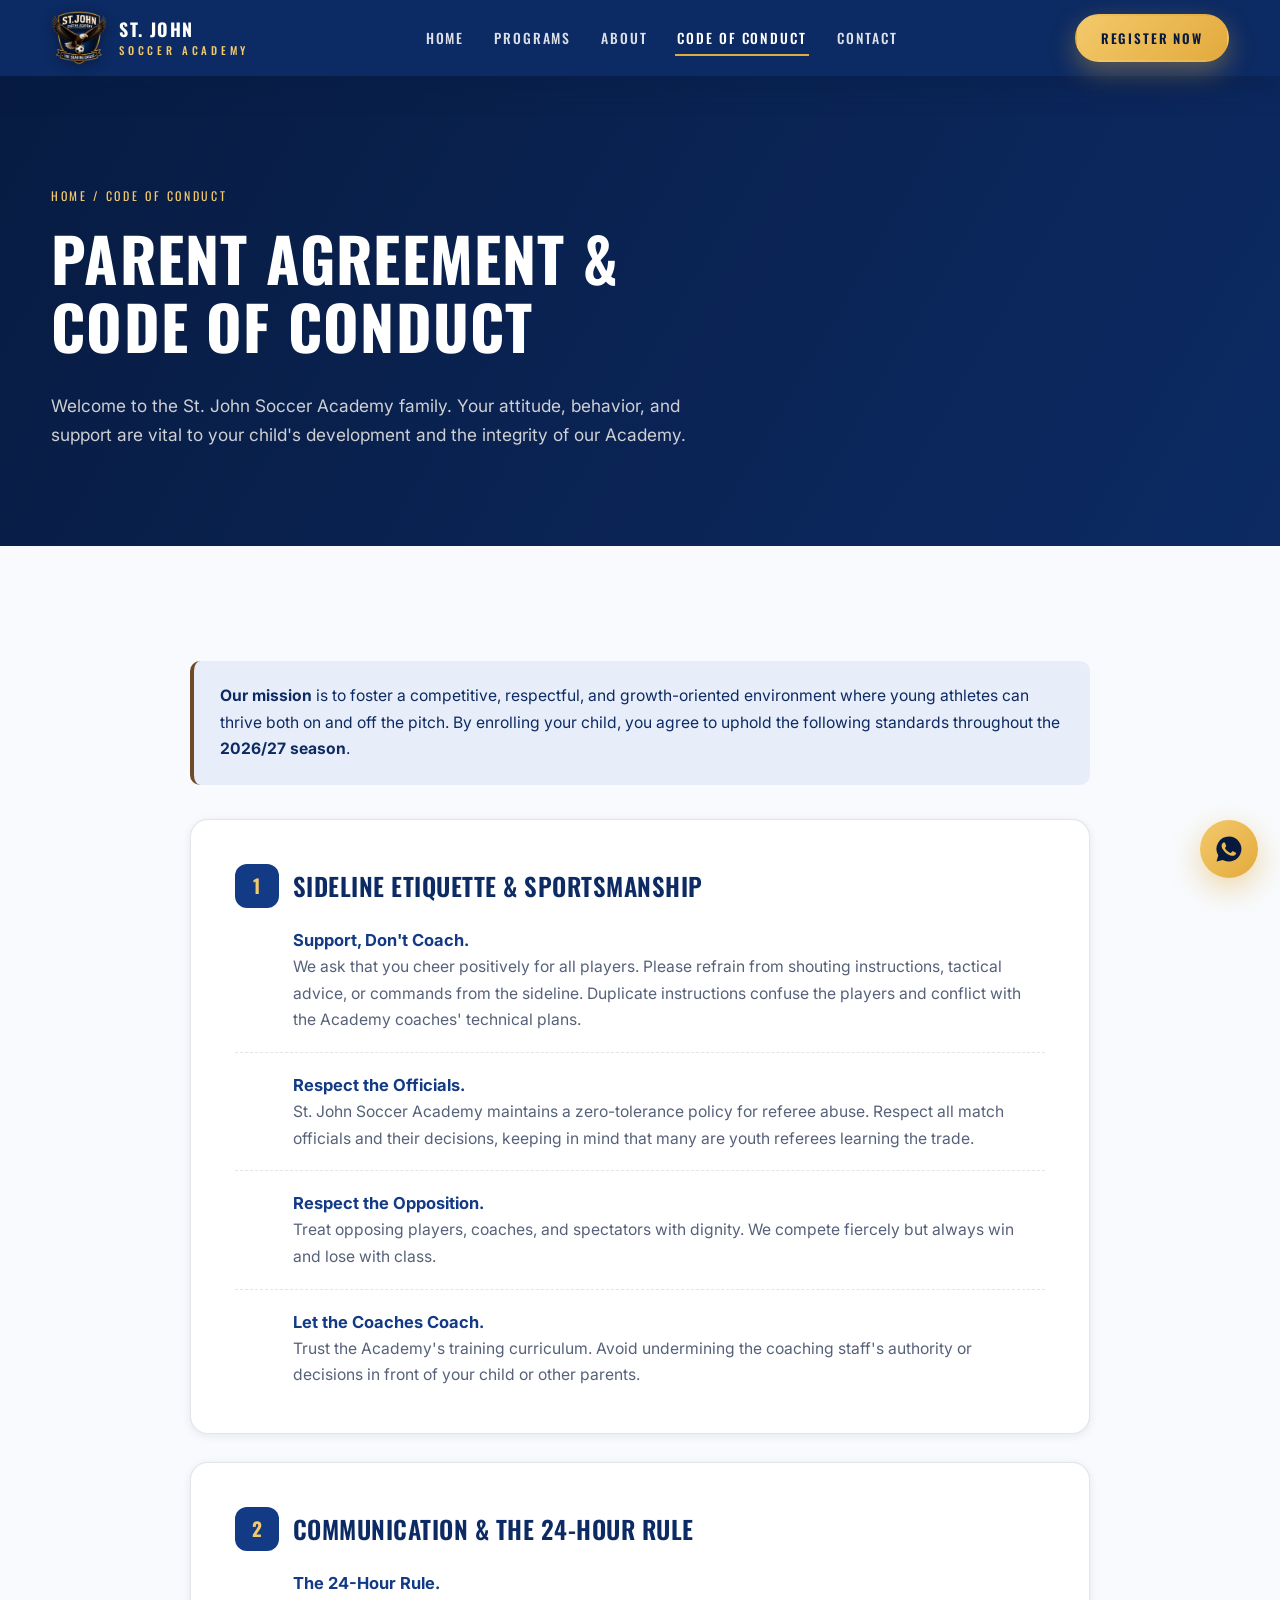
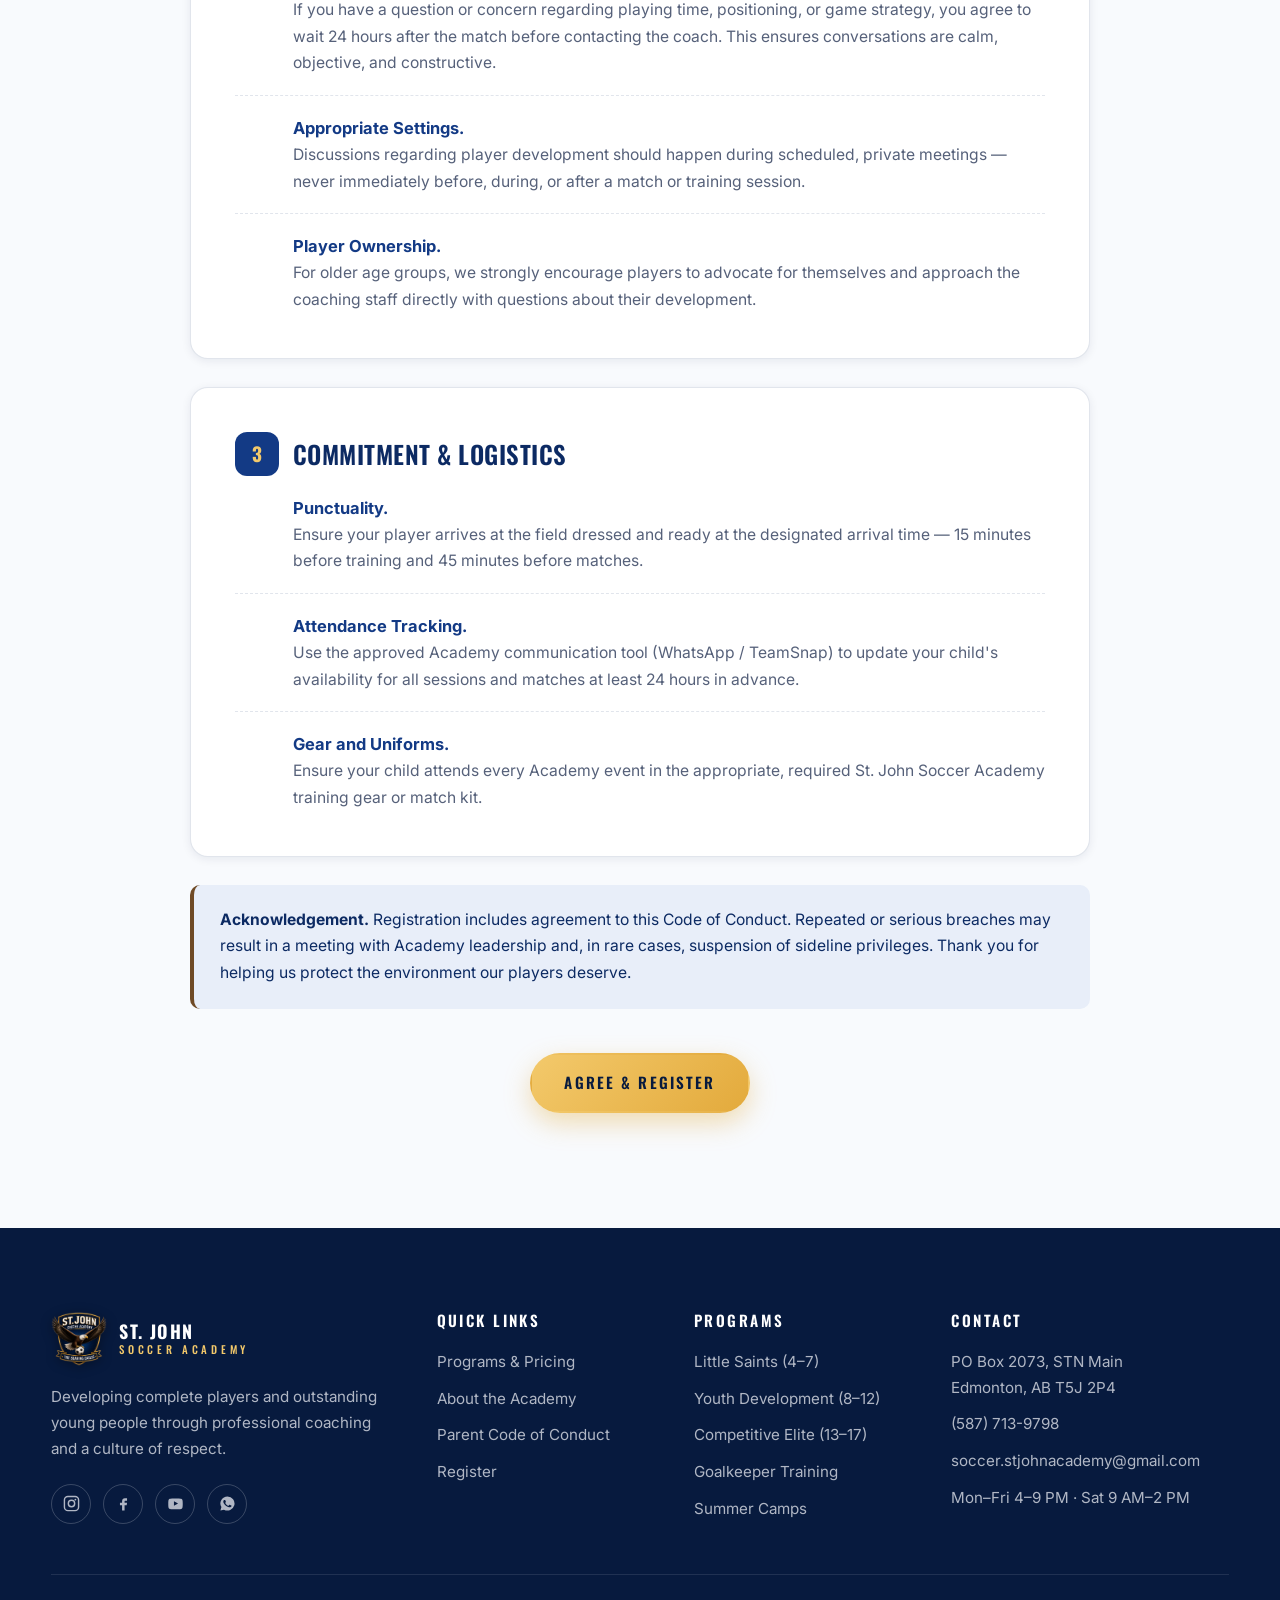
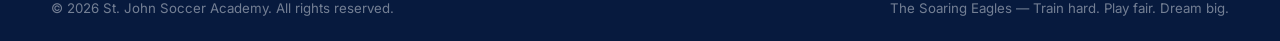
<file: code-of-conduct.html>
<!DOCTYPE html>
<html lang="en">
<head>
  <meta charset="UTF-8">
  <meta name="viewport" content="width=device-width, initial-scale=1.0">
  <meta name="color-scheme" content="light">
  <title>Parent Agreement &amp; Code of Conduct | St. John Soccer Academy</title>
  <meta name="description" content="The St. John Soccer Academy Parent Agreement & Code of Conduct: sideline etiquette, the 24-hour rule, communication standards, and commitment expectations.">
  <link rel="preconnect" href="https://fonts.googleapis.com">
  <link rel="preconnect" href="https://fonts.gstatic.com" crossorigin>
  <link href="https://fonts.googleapis.com/css2?family=Oswald:wght@400;500;600;700&family=Inter:wght@400;500;600;700&display=swap" rel="stylesheet">
  <link rel="stylesheet" href="css/style.css?v=12">
  <link rel="icon" type="image/png" href="images/favicon.png">
</head>
<body>

  <header class="nav nav--inner">
    <div class="container">
      <a class="brand" href="index.html">
        <img class="crest" src="images/logo-nav.png" alt="St. John Soccer Academy crest">
        <span class="brand-name"><strong>St. John</strong><span>Soccer Academy</span></span>
      </a>
      <nav>
        <ul class="nav-links">
          <li><a href="index.html">Home</a></li>
          <li><a href="programs.html">Programs</a></li>
          <li><a href="about.html">About</a></li>
          <li><a href="code-of-conduct.html" class="active">Code of Conduct</a></li>
          <li><a href="contact.html">Contact</a></li>
        </ul>
      </nav>
      <div class="nav-cta">
        <a href="programs.html#register" class="btn btn--gold">Register Now</a>
        <button class="nav-toggle" aria-label="Menu"><span></span><span></span><span></span></button>
      </div>
    </div>
  </header>

  <section class="page-hero" style="--page-hero-img: url('https://images.unsplash.com/photo-1459865264687-595d652de67e?auto=format&fit=crop&w=1800&q=70');">
    <div class="container">
      <div class="crumbs"><a href="index.html">Home</a> / Code of Conduct</div>
      <h1>Parent Agreement &amp;<br>Code of Conduct</h1>
      <p>Welcome to the St. John Soccer Academy family. Your attitude, behavior, and support are vital to your child's development and the integrity of our Academy.</p>
    </div>
  </section>

  <section class="section">
    <div class="container" style="max-width: 900px;">

      <div class="note-box reveal" style="margin-bottom: 34px;">
        <strong>Our mission</strong> is to foster a competitive, respectful, and growth-oriented environment where young athletes can thrive both on and off the pitch. By enrolling your child, you agree to uphold the following standards throughout the <strong>2026/27 season</strong>.
      </div>

      <div class="conduct-card reveal">
        <h3><span class="conduct-num">1</span>Sideline Etiquette &amp; Sportsmanship</h3>
        <div class="rule">
          <strong>Support, Don't Coach.</strong>
          <p>We ask that you cheer positively for all players. Please refrain from shouting instructions, tactical advice, or commands from the sideline. Duplicate instructions confuse the players and conflict with the Academy coaches' technical plans.</p>
        </div>
        <div class="rule">
          <strong>Respect the Officials.</strong>
          <p>St. John Soccer Academy maintains a zero-tolerance policy for referee abuse. Respect all match officials and their decisions, keeping in mind that many are youth referees learning the trade.</p>
        </div>
        <div class="rule">
          <strong>Respect the Opposition.</strong>
          <p>Treat opposing players, coaches, and spectators with dignity. We compete fiercely but always win and lose with class.</p>
        </div>
        <div class="rule">
          <strong>Let the Coaches Coach.</strong>
          <p>Trust the Academy's training curriculum. Avoid undermining the coaching staff's authority or decisions in front of your child or other parents.</p>
        </div>
      </div>

      <div class="conduct-card reveal">
        <h3><span class="conduct-num">2</span>Communication &amp; The 24-Hour Rule</h3>
        <div class="rule">
          <strong>The 24-Hour Rule.</strong>
          <p>If you have a question or concern regarding playing time, positioning, or game strategy, you agree to wait 24 hours after the match before contacting the coach. This ensures conversations are calm, objective, and constructive.</p>
        </div>
        <div class="rule">
          <strong>Appropriate Settings.</strong>
          <p>Discussions regarding player development should happen during scheduled, private meetings — never immediately before, during, or after a match or training session.</p>
        </div>
        <div class="rule">
          <strong>Player Ownership.</strong>
          <p>For older age groups, we strongly encourage players to advocate for themselves and approach the coaching staff directly with questions about their development.</p>
        </div>
      </div>

      <div class="conduct-card reveal">
        <h3><span class="conduct-num">3</span>Commitment &amp; Logistics</h3>
        <div class="rule">
          <strong>Punctuality.</strong>
          <p>Ensure your player arrives at the field dressed and ready at the designated arrival time — 15 minutes before training and 45 minutes before matches.</p>
        </div>
        <div class="rule">
          <strong>Attendance Tracking.</strong>
          <p>Use the approved Academy communication tool (WhatsApp / TeamSnap) to update your child's availability for all sessions and matches at least 24 hours in advance.</p>
        </div>
        <div class="rule">
          <strong>Gear and Uniforms.</strong>
          <p>Ensure your child attends every Academy event in the appropriate, required St. John Soccer Academy training gear or match kit.</p>
        </div>
      </div>

      <div class="note-box reveal">
        <strong>Acknowledgement.</strong> Registration includes agreement to this Code of Conduct. Repeated or serious breaches may result in a meeting with Academy leadership and, in rare cases, suspension of sideline privileges. Thank you for helping us protect the environment our players deserve.
      </div>

      <div class="reveal" style="text-align:center; margin-top: 44px;">
        <a href="programs.html#register" class="btn btn--gold">Agree &amp; Register</a>
      </div>

    </div>
  </section>

  <footer class="footer">
    <div class="container">
      <div class="footer-grid">
        <div>
          <a class="brand" href="index.html">
            <img class="crest" src="images/logo-nav.png" alt="St. John Soccer Academy crest">
            <span class="brand-name"><strong>St. John</strong><span>Soccer Academy</span></span>
          </a>
          <p>Developing complete players and outstanding young people through professional coaching and a culture of respect.</p>
          <div class="footer-social">
            <a href="#" aria-label="Instagram"><svg viewBox="0 0 24 24" fill="none" stroke="currentColor" stroke-width="2"><rect x="2" y="2" width="20" height="20" rx="5"/><circle cx="12" cy="12" r="4.5"/><circle cx="17.5" cy="6.5" r="1.3" fill="currentColor" stroke="none"/></svg></a>
            <a href="#" aria-label="Facebook"><svg viewBox="0 0 24 24" fill="currentColor"><path d="M14 8h3V4.5h-3c-2.5 0-4 1.7-4 4.2V11H7v3.5h3V22h3.5v-7.5h3l.5-3.5h-3.5V8.9c0-.6.3-.9.5-.9Z"/></svg></a>
            <a href="#" aria-label="YouTube"><svg viewBox="0 0 24 24" fill="currentColor"><path d="M22 8.2s-.2-1.5-.8-2.1c-.8-.9-1.7-.9-2.1-.9C16.2 5 12 5 12 5s-4.2 0-7.1.2c-.4.1-1.3.1-2.1.9C2.2 6.7 2 8.2 2 8.2S1.8 10 1.8 11.8v1.6c0 1.8.2 3.6.2 3.6s.2 1.5.8 2.1c.8.9 1.9.8 2.4.9 1.7.2 6.8.2 6.8.2s4.2 0 7.1-.2c.4-.1 1.3-.1 2.1-.9.6-.6.8-2.1.8-2.1s.2-1.8.2-3.6v-1.6c0-1.8-.2-3.6-.2-3.6ZM9.8 15.3V8.9l5.8 3.2-5.8 3.2Z"/></svg></a>
            <a href="https://wa.me/15877139798" aria-label="WhatsApp"><svg viewBox="0 0 24 24" fill="currentColor"><path d="M12 2a10 10 0 0 0-8.6 15.1L2 22l5-1.3A10 10 0 1 0 12 2Zm5.3 14.1c-.2.6-1.3 1.2-1.8 1.3-.5 0-1 .2-3.4-.7-2.9-1.1-4.7-4.1-4.9-4.3-.1-.2-1.1-1.5-1.1-2.9s.7-2 1-2.3c.2-.3.5-.3.7-.3h.5c.2 0 .4 0 .6.5l.8 2c.1.1.1.3 0 .5l-.3.5-.4.5c-.1.1-.3.3-.1.6.2.3.8 1.3 1.7 2.1 1.2 1 2.1 1.4 2.4 1.5.3.1.5.1.6-.1l1-1.1c.2-.3.4-.2.6-.1l2 .9c.2.1.4.2.5.3 0 .1 0 .6-.2 1.1Z"/></svg></a>
          </div>
        </div>
        <div>
          <h4>Quick Links</h4>
          <ul>
            <li><a href="programs.html">Programs &amp; Pricing</a></li>
            <li><a href="about.html">About the Academy</a></li>
            <li><a href="code-of-conduct.html">Parent Code of Conduct</a></li>
              <li><a href="programs.html#register">Register</a></li>
          </ul>
        </div>
        <div>
          <h4>Programs</h4>
          <ul>
            <li><a href="programs.html">Little Saints (4–7)</a></li>
            <li><a href="programs.html">Youth Development (8–12)</a></li>
            <li><a href="programs.html">Competitive Elite (13–17)</a></li>
            <li><a href="programs.html">Goalkeeper Training</a></li>
            <li><a href="programs.html">Summer Camps</a></li>
          </ul>
        </div>
        <div>
          <h4>Contact</h4>
          <ul>
            <li>PO Box 2073, STN Main<br>Edmonton, AB T5J 2P4</li>
            <li><a href="tel:+15877139798">(587) 713-9798</a></li>
            <li><a href="mailto:soccer.stjohnacademy@gmail.com">soccer.stjohnacademy@gmail.com</a></li>
            <li>Mon–Fri 4–9 PM · Sat 9 AM–2 PM</li>
          </ul>
        </div>
      </div>
      <div class="footer-bottom">
        <span>© <span id="year">2026</span> St. John Soccer Academy. All rights reserved.</span>
        <span>The Soaring Eagles — Train hard. Play fair. Dream big.</span>
      </div>
    </div>
  </footer>

  <a class="wa-float" href="https://wa.me/15877139798" aria-label="Chat on WhatsApp">
    <svg viewBox="0 0 24 24" fill="currentColor"><path d="M12 2a10 10 0 0 0-8.6 15.1L2 22l5-1.3A10 10 0 1 0 12 2Zm5.3 14.1c-.2.6-1.3 1.2-1.8 1.3-.5 0-1 .2-3.4-.7-2.9-1.1-4.7-4.1-4.9-4.3-.1-.2-1.1-1.5-1.1-2.9s.7-2 1-2.3c.2-.3.5-.3.7-.3h.5c.2 0 .4 0 .6.5l.8 2c.1.1.1.3 0 .5l-.3.5-.4.5c-.1.1-.3.3-.1.6.2.3.8 1.3 1.7 2.1 1.2 1 2.1 1.4 2.4 1.5.3.1.5.1.6-.1l1-1.1c.2-.3.4-.2.6-.1l2 .9c.2.1.4.2.5.3 0 .1 0 .6-.2 1.1Z"/></svg>
  </a>

  <script src="js/main.js"></script>
</body>
</html>
</file>
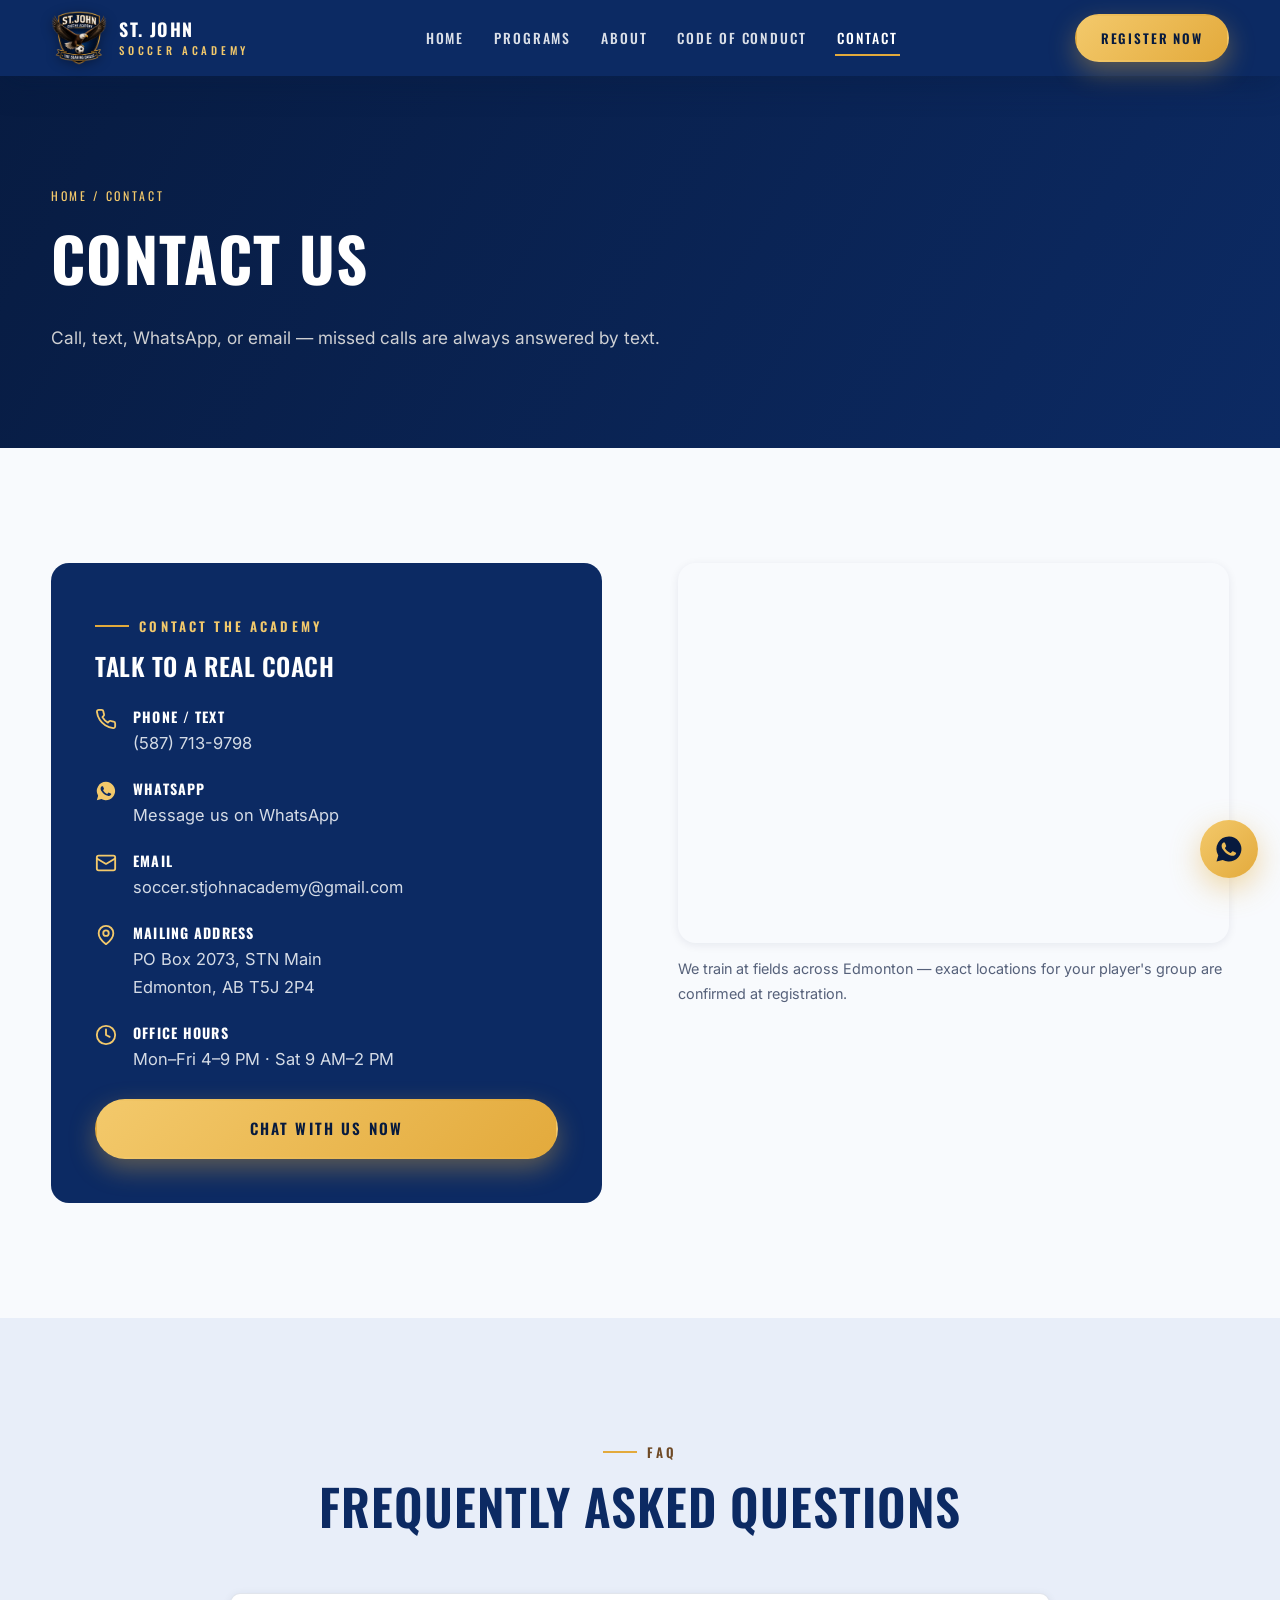
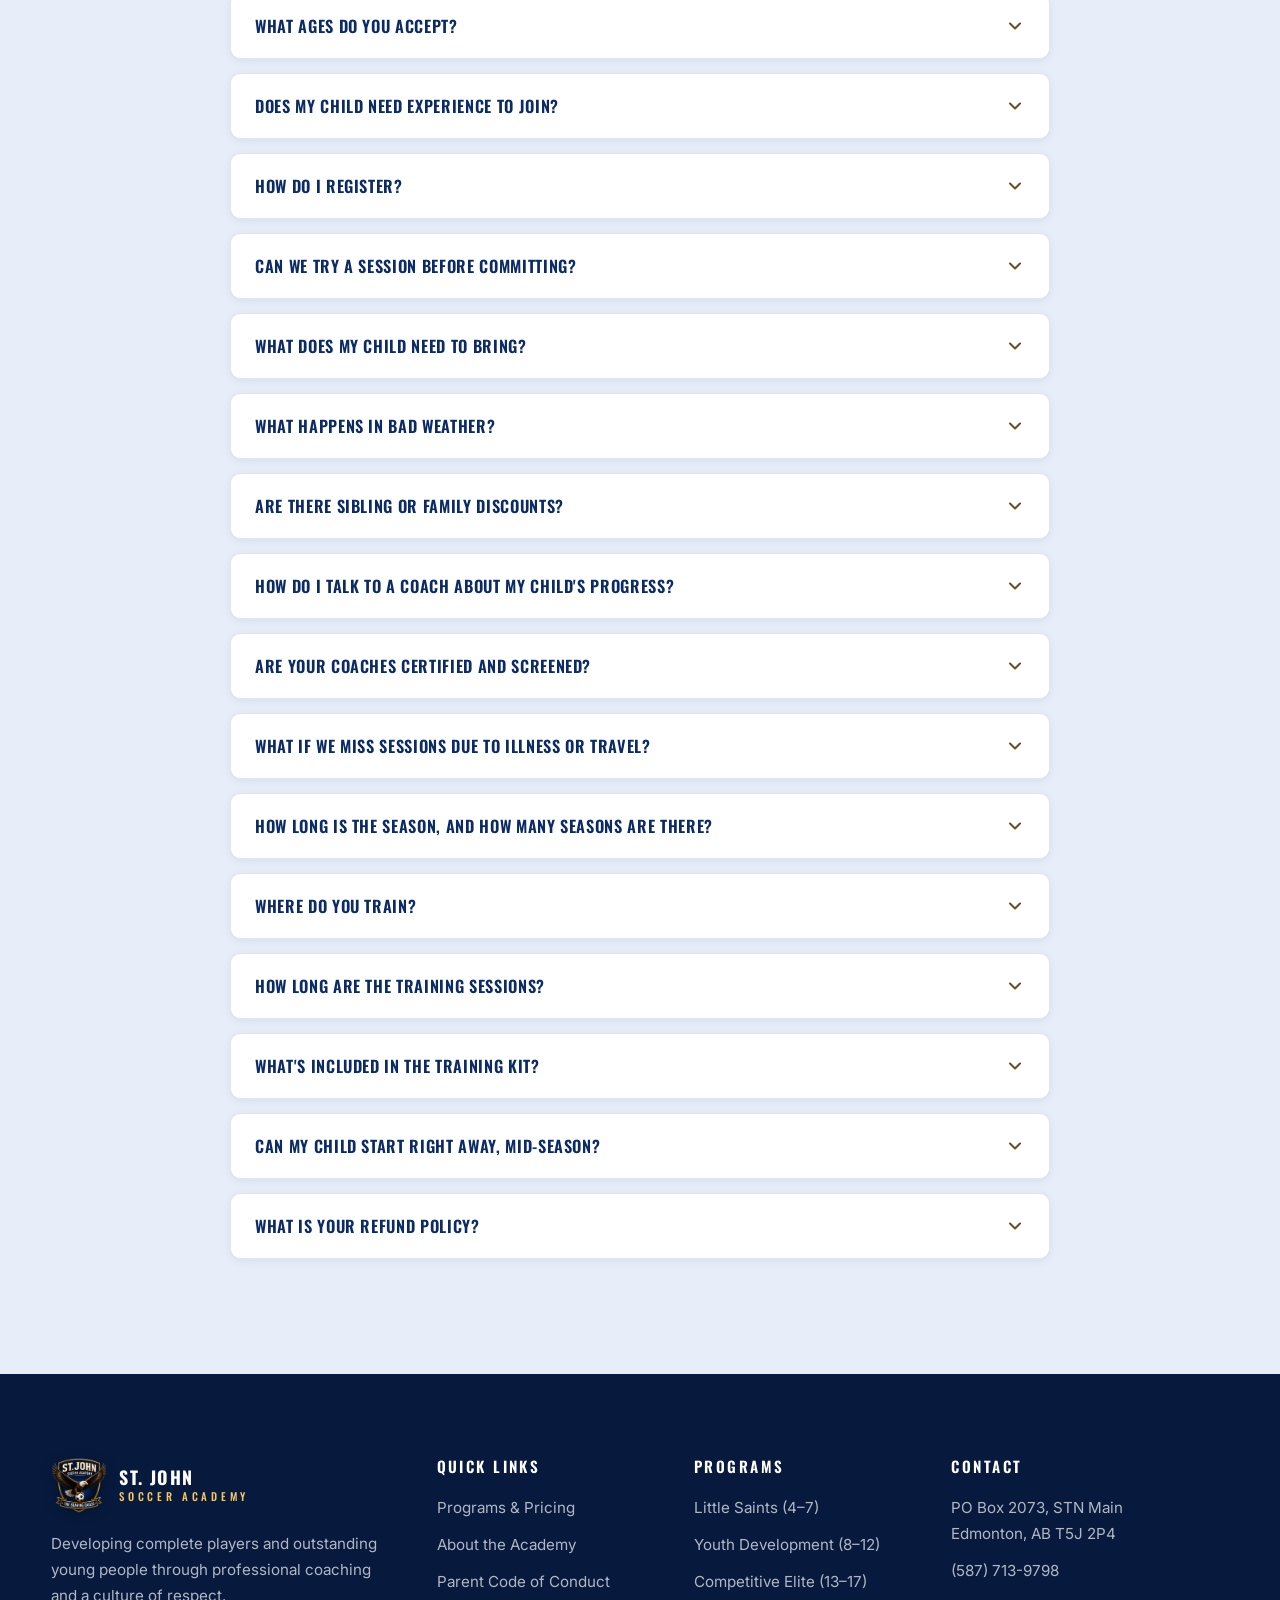
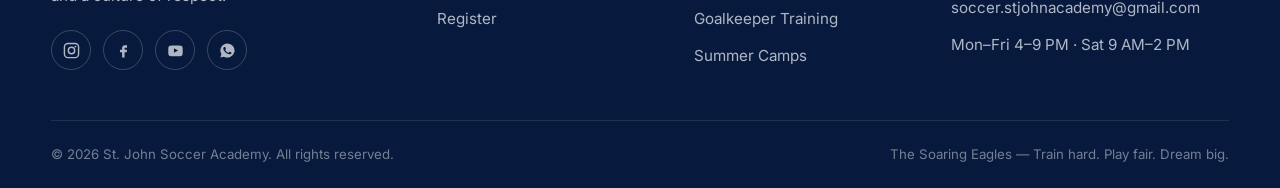
<file: contact.html>
<!DOCTYPE html>
<html lang="en">
<head>
  <meta charset="UTF-8">
  <meta name="viewport" content="width=device-width, initial-scale=1.0">
  <meta name="color-scheme" content="light">
  <title>Contact Us | St. John Soccer Academy</title>
  <meta name="description" content="Contact St. John Soccer Academy: phone, text, WhatsApp, email, mailing address and map — plus answers to frequently asked questions.">
  <link rel="preconnect" href="https://fonts.googleapis.com">
  <link rel="preconnect" href="https://fonts.gstatic.com" crossorigin>
  <link href="https://fonts.googleapis.com/css2?family=Oswald:wght@400;500;600;700&family=Inter:wght@400;500;600;700&display=swap" rel="stylesheet">
  <link rel="stylesheet" href="css/style.css?v=12">
  <link rel="icon" type="image/png" href="images/favicon.png">
</head>
<body>
  <header class="nav nav--inner">
    <div class="container">
      <a class="brand" href="index.html">
        <img class="crest" src="images/logo-nav.png" alt="St. John Soccer Academy crest">
        <span class="brand-name"><strong>St. John</strong><span>Soccer Academy</span></span>
      </a>
      <nav>
        <ul class="nav-links">
          <li><a href="index.html">Home</a></li>
          <li><a href="programs.html">Programs</a></li>
          <li><a href="about.html">About</a></li>
          <li><a href="code-of-conduct.html">Code of Conduct</a></li>
          <li><a href="contact.html" class="active">Contact</a></li>
        </ul>
      </nav>
      <div class="nav-cta">
        <a href="programs.html#register" class="btn btn--gold">Register Now</a>
        <button class="nav-toggle" aria-label="Menu"><span></span><span></span><span></span></button>
      </div>
    </div>
  </header>

  <section class="page-hero" style="--page-hero-img: url('https://images.unsplash.com/photo-1560272564-c83b66b1ad12?auto=format&fit=crop&w=1800&q=70');">
    <div class="container">
      <div class="crumbs"><a href="index.html">Home</a> / Contact</div>
      <h1>Contact Us</h1>
      <p>Call, text, WhatsApp, or email — missed calls are always answered by text.</p>
    </div>
  </section>

  <section class="section">
    <div class="container">
      <div class="split" style="align-items: stretch;">
        <div>
          <div class="contact-panel">
            <span class="eyebrow" style="color:var(--gold-light);">Contact the Academy</span>
            <h3>Talk to a real coach</h3>
            <div class="contact-rows">
              <div class="contact-row">
                <svg viewBox="0 0 24 24" fill="none" stroke="currentColor" stroke-width="2" stroke-linecap="round" stroke-linejoin="round"><path d="M22 16.92v3a2 2 0 0 1-2.18 2 19.79 19.79 0 0 1-8.63-3.07 19.5 19.5 0 0 1-6-6 19.79 19.79 0 0 1-3.07-8.67A2 2 0 0 1 4.11 2h3a2 2 0 0 1 2 1.72c.13.96.36 1.9.7 2.81a2 2 0 0 1-.45 2.11L8.09 9.91a16 16 0 0 0 6 6l1.27-1.27a2 2 0 0 1 2.11-.45c.91.34 1.85.57 2.81.7A2 2 0 0 1 22 16.92z"/></svg>
                <div><strong>Phone / Text</strong><a href="tel:+15877139798">(587) 713-9798</a></div>
              </div>
              <div class="contact-row">
                <svg viewBox="0 0 24 24" fill="currentColor"><path d="M12 2a10 10 0 0 0-8.6 15.1L2 22l5-1.3A10 10 0 1 0 12 2Zm5.3 14.1c-.2.6-1.3 1.2-1.8 1.3-.5 0-1 .2-3.4-.7-2.9-1.1-4.7-4.1-4.9-4.3-.1-.2-1.1-1.5-1.1-2.9s.7-2 1-2.3c.2-.3.5-.3.7-.3h.5c.2 0 .4 0 .6.5l.8 2c.1.1.1.3 0 .5l-.3.5-.4.5c-.1.1-.3.3-.1.6.2.3.8 1.3 1.7 2.1 1.2 1 2.1 1.4 2.4 1.5.3.1.5.1.6-.1l1-1.1c.2-.3.4-.2.6-.1l2 .9c.2.1.4.2.5.3 0 .1 0 .6-.2 1.1Z"/></svg>
                <div><strong>WhatsApp</strong><a href="https://wa.me/15877139798">Message us on WhatsApp</a></div>
              </div>
              <div class="contact-row">
                <svg viewBox="0 0 24 24" fill="none" stroke="currentColor" stroke-width="2" stroke-linecap="round" stroke-linejoin="round"><rect x="2" y="4" width="20" height="16" rx="2"/><path d="m22 7-10 6L2 7"/></svg>
                <div><strong>Email</strong><a href="mailto:soccer.stjohnacademy@gmail.com">soccer.stjohnacademy@gmail.com</a></div>
              </div>
              <div class="contact-row">
                <svg viewBox="0 0 24 24" fill="none" stroke="currentColor" stroke-width="2" stroke-linecap="round" stroke-linejoin="round"><path d="M20 10c0 6-8 12-8 12s-8-6-8-12a8 8 0 0 1 16 0Z"/><circle cx="12" cy="10" r="3"/></svg>
                <div><strong>Mailing Address</strong>PO Box 2073, STN Main<br>Edmonton, AB T5J 2P4</div>
              </div>
              <div class="contact-row">
                <svg viewBox="0 0 24 24" fill="none" stroke="currentColor" stroke-width="2" stroke-linecap="round" stroke-linejoin="round"><circle cx="12" cy="12" r="10"/><path d="M12 6v6l4 2"/></svg>
                <div><strong>Office Hours</strong>Mon–Fri 4–9 PM · Sat 9 AM–2 PM</div>
              </div>
            </div>
            <a href="https://wa.me/15877139798" class="btn btn--gold" style="width:100%;">Chat With Us Now</a>
          </div>
        </div>
        <div>
          <div class="map-embed">
            <iframe src="https://maps.google.com/maps?q=Edmonton%2C%20AB&t=&z=11&ie=UTF8&iwloc=&output=embed" title="St. John Soccer Academy — Edmonton, AB" loading="lazy" referrerpolicy="no-referrer-when-downgrade" allowfullscreen></iframe>
          </div>
          <p style="margin-top:14px; font-size:0.9rem; color:var(--grey);">We train at fields across Edmonton — exact locations for your player's group are confirmed at registration.</p>
        </div>
      </div>
    </div>
  </section>

  <section class="section section--green" id="faq">
    <div class="container">
      <div class="section-head section-head--center">
        <span class="eyebrow">FAQ</span>
        <h2>Frequently asked questions</h2>
      </div>
      <div class="faq-list reveal">

        <div class="faq-item">
          <button class="faq-q">What ages do you accept?
            <svg class="chev" viewBox="0 0 24 24" fill="none" stroke="currentColor" stroke-width="2.4" stroke-linecap="round" stroke-linejoin="round"><path d="m6 9 6 6 6-6"/></svg>
          </button>
          <div class="faq-a"><div class="faq-a-inner">We welcome boys and girls ages 4 to 17. Players are grouped by birth year and ability so everyone trains at the right level: Little Saints (4–7), Youth Development (8–12), and Competitive Elite (13–17).</div></div>
        </div>

        <div class="faq-item">
          <button class="faq-q">Does my child need experience to join?
            <svg class="chev" viewBox="0 0 24 24" fill="none" stroke="currentColor" stroke-width="2.4" stroke-linecap="round" stroke-linejoin="round"><path d="m6 9 6 6 6-6"/></svg>
          </button>
          <div class="faq-a"><div class="faq-a-inner">Not at all. Little Saints and Youth Development welcome complete beginners. Competitive Elite is selective, with placement based on a short evaluation session — but there is a suitable group for every player who wants to work.</div></div>
        </div>

        <div class="faq-item">
          <button class="faq-q">How do I register?
            <svg class="chev" viewBox="0 0 24 24" fill="none" stroke="currentColor" stroke-width="2.4" stroke-linecap="round" stroke-linejoin="round"><path d="m6 9 6 6 6-6"/></svg>
          </button>
          <div class="faq-a"><div class="faq-a-inner">Complete the <a href="programs.html#register" style="color:var(--green-600); font-weight:600;">registration form</a> on this website, or text / WhatsApp us and we'll walk you through it. We'll confirm your player's group, schedule, and kit sizing within 48 hours.</div></div>
        </div>

        <div class="faq-item">
          <button class="faq-q">Can we try a session before committing?
            <svg class="chev" viewBox="0 0 24 24" fill="none" stroke="currentColor" stroke-width="2.4" stroke-linecap="round" stroke-linejoin="round"><path d="m6 9 6 6 6-6"/></svg>
          </button>
          <div class="faq-a"><div class="faq-a-inner">Yes — every new player gets one free trial session. Book it through the contact form and just bring shin guards, cleats, and a water bottle.</div></div>
        </div>

        <div class="faq-item">
          <button class="faq-q">What does my child need to bring?
            <svg class="chev" viewBox="0 0 24 24" fill="none" stroke="currentColor" stroke-width="2.4" stroke-linecap="round" stroke-linejoin="round"><path d="m6 9 6 6 6-6"/></svg>
          </button>
          <div class="faq-a"><div class="faq-a-inner">Academy training kit (provided at registration, $89 CAD per set), shin guards, soccer cleats, and a filled water bottle. Balls and all training equipment are provided by the Academy.</div></div>
        </div>

        <div class="faq-item">
          <button class="faq-q">What happens in bad weather?
            <svg class="chev" viewBox="0 0 24 24" fill="none" stroke="currentColor" stroke-width="2.4" stroke-linecap="round" stroke-linejoin="round"><path d="m6 9 6 6 6-6"/></svg>
          </button>
          <div class="faq-a"><div class="faq-a-inner">Safety first. If lightning, extreme cold, or unsafe field conditions force a cancellation, families are notified through the Academy group chat at least 90 minutes before the session, and a make-up session is scheduled.</div></div>
        </div>

        <div class="faq-item">
          <button class="faq-q">Are there sibling or family discounts?
            <svg class="chev" viewBox="0 0 24 24" fill="none" stroke="currentColor" stroke-width="2.4" stroke-linecap="round" stroke-linejoin="round"><path d="m6 9 6 6 6-6"/></svg>
          </button>
          <div class="faq-a"><div class="faq-a-inner">Yes — 10% off for every additional sibling enrolled. Flexible monthly payment plans are also available; just ask when registering.</div></div>
        </div>

        <div class="faq-item">
          <button class="faq-q">How do I talk to a coach about my child's progress?
            <svg class="chev" viewBox="0 0 24 24" fill="none" stroke="currentColor" stroke-width="2.4" stroke-linecap="round" stroke-linejoin="round"><path d="m6 9 6 6 6-6"/></svg>
          </button>
          <div class="faq-a"><div class="faq-a-inner">We love these conversations — in the right setting. Book a private meeting through the office, and please follow our <a href="code-of-conduct.html" style="color:var(--green-600); font-weight:600;">24-Hour Rule</a>: wait 24 hours after a match before raising game-related concerns so the conversation is calm and constructive.</div></div>
        </div>

        <div class="faq-item">
          <button class="faq-q">Are your coaches certified and screened?
            <svg class="chev" viewBox="0 0 24 24" fill="none" stroke="currentColor" stroke-width="2.4" stroke-linecap="round" stroke-linejoin="round"><path d="m6 9 6 6 6-6"/></svg>
          </button>
          <div class="faq-a"><div class="faq-a-inner">Yes. Every coach holds a national coaching license, has a current criminal record and vulnerable-sector check, and is trained in first aid and the St. John curriculum.</div></div>
        </div>

        <div class="faq-item">
          <button class="faq-q">What if we miss sessions due to illness or travel?
            <svg class="chev" viewBox="0 0 24 24" fill="none" stroke="currentColor" stroke-width="2.4" stroke-linecap="round" stroke-linejoin="round"><path d="m6 9 6 6 6-6"/></svg>
          </button>
          <div class="faq-a"><div class="faq-a-inner">Update your player's availability in the Academy group chat at least 24 hours ahead when possible. Extended absences (illness, injury, travel) can be credited toward the next month — talk to the office and we'll sort it out.</div></div>
        </div>

        <div class="faq-item">
          <button class="faq-q">How long is the season, and how many seasons are there?
            <svg class="chev" viewBox="0 0 24 24" fill="none" stroke="currentColor" stroke-width="2.4" stroke-linecap="round" stroke-linejoin="round"><path d="m6 9 6 6 6-6"/></svg>
          </button>
          <div class="faq-a"><div class="faq-a-inner">We run two seasons of roughly six months each: the <strong>Fall/Winter season (indoor)</strong> from October to March, and the <strong>Spring/Summer season (outdoor)</strong> from April to September. Players can enrol for one season or train year-round.</div></div>
        </div>

        <div class="faq-item">
          <button class="faq-q">Where do you train?
            <svg class="chev" viewBox="0 0 24 24" fill="none" stroke="currentColor" stroke-width="2.4" stroke-linecap="round" stroke-linejoin="round"><path d="m6 9 6 6 6-6"/></svg>
          </button>
          <div class="faq-a"><div class="faq-a-inner">We train in Edmonton — outdoor turf fields in the summer season and indoor facilities through the winter. Exact field locations for your player's group are confirmed at registration and shared in the Academy group chat. Mailing address: PO Box 2073, STN Main, Edmonton, AB T5J 2P4.</div></div>
        </div>

        <div class="faq-item">
          <button class="faq-q">How long are the training sessions?
            <svg class="chev" viewBox="0 0 24 24" fill="none" stroke="currentColor" stroke-width="2.4" stroke-linecap="round" stroke-linejoin="round"><path d="m6 9 6 6 6-6"/></svg>
          </button>
          <div class="faq-a"><div class="faq-a-inner">Session length grows with the player: <strong>60 minutes</strong> for Little Saints (4–7), <strong>75 minutes</strong> for Youth Development (8–12), and <strong>90 minutes</strong> for Competitive Elite (13–17).</div></div>
        </div>

        <div class="faq-item">
          <button class="faq-q">What's included in the training kit?
            <svg class="chev" viewBox="0 0 24 24" fill="none" stroke="currentColor" stroke-width="2.4" stroke-linecap="round" stroke-linejoin="round"><path d="m6 9 6 6 6-6"/></svg>
          </button>
          <div class="faq-a"><div class="faq-a-inner">Jersey, shorts, and socks in academy colours — $89 CAD per set, required at every academy event. Up to five additional sets can be purchased for rotation and growth spurts.</div></div>
        </div>

        <div class="faq-item">
          <button class="faq-q">Can my child start right away, mid-season?
            <svg class="chev" viewBox="0 0 24 24" fill="none" stroke="currentColor" stroke-width="2.4" stroke-linecap="round" stroke-linejoin="round"><path d="m6 9 6 6 6-6"/></svg>
          </button>
          <div class="faq-a"><div class="faq-a-inner">Yes — players can join at any point in the season. Because memberships are monthly, you only pay from the month your player starts. Book the free trial session and we'll place them in the right group the same week.</div></div>
        </div>

        <div class="faq-item">
          <button class="faq-q">What is your refund policy?
            <svg class="chev" viewBox="0 0 24 24" fill="none" stroke="currentColor" stroke-width="2.4" stroke-linecap="round" stroke-linejoin="round"><path d="m6 9 6 6 6-6"/></svg>
          </button>
          <div class="faq-a"><div class="faq-a-inner">If your player doesn't love their first week, we'll refund that month in full — within 7 days of the first session. After that, memberships are month-to-month: cancel any time before the 1st and you won't be charged for the next month. Injury or extended-illness credits are always honoured.</div></div>
        </div>

      </div>
    </div>
  </section>

  <footer class="footer">
    <div class="container">
      <div class="footer-grid">
        <div>
          <a class="brand" href="index.html">
            <img class="crest" src="images/logo-nav.png" alt="St. John Soccer Academy crest">
            <span class="brand-name"><strong>St. John</strong><span>Soccer Academy</span></span>
          </a>
          <p>Developing complete players and outstanding young people through professional coaching and a culture of respect.</p>
          <div class="footer-social">
            <a href="#" aria-label="Instagram"><svg viewBox="0 0 24 24" fill="none" stroke="currentColor" stroke-width="2"><rect x="2" y="2" width="20" height="20" rx="5"/><circle cx="12" cy="12" r="4.5"/><circle cx="17.5" cy="6.5" r="1.3" fill="currentColor" stroke="none"/></svg></a>
            <a href="#" aria-label="Facebook"><svg viewBox="0 0 24 24" fill="currentColor"><path d="M14 8h3V4.5h-3c-2.5 0-4 1.7-4 4.2V11H7v3.5h3V22h3.5v-7.5h3l.5-3.5h-3.5V8.9c0-.6.3-.9.5-.9Z"/></svg></a>
            <a href="#" aria-label="YouTube"><svg viewBox="0 0 24 24" fill="currentColor"><path d="M22 8.2s-.2-1.5-.8-2.1c-.8-.9-1.7-.9-2.1-.9C16.2 5 12 5 12 5s-4.2 0-7.1.2c-.4.1-1.3.1-2.1.9C2.2 6.7 2 8.2 2 8.2S1.8 10 1.8 11.8v1.6c0 1.8.2 3.6.2 3.6s.2 1.5.8 2.1c.8.9 1.9.8 2.4.9 1.7.2 6.8.2 6.8.2s4.2 0 7.1-.2c.4-.1 1.3-.1 2.1-.9.6-.6.8-2.1.8-2.1s.2-1.8.2-3.6v-1.6c0-1.8-.2-3.6-.2-3.6ZM9.8 15.3V8.9l5.8 3.2-5.8 3.2Z"/></svg></a>
            <a href="https://wa.me/15877139798" aria-label="WhatsApp"><svg viewBox="0 0 24 24" fill="currentColor"><path d="M12 2a10 10 0 0 0-8.6 15.1L2 22l5-1.3A10 10 0 1 0 12 2Zm5.3 14.1c-.2.6-1.3 1.2-1.8 1.3-.5 0-1 .2-3.4-.7-2.9-1.1-4.7-4.1-4.9-4.3-.1-.2-1.1-1.5-1.1-2.9s.7-2 1-2.3c.2-.3.5-.3.7-.3h.5c.2 0 .4 0 .6.5l.8 2c.1.1.1.3 0 .5l-.3.5-.4.5c-.1.1-.3.3-.1.6.2.3.8 1.3 1.7 2.1 1.2 1 2.1 1.4 2.4 1.5.3.1.5.1.6-.1l1-1.1c.2-.3.4-.2.6-.1l2 .9c.2.1.4.2.5.3 0 .1 0 .6-.2 1.1Z"/></svg></a>
          </div>
        </div>
        <div>
          <h4>Quick Links</h4>
          <ul>
            <li><a href="programs.html">Programs &amp; Pricing</a></li>
            <li><a href="about.html">About the Academy</a></li>
            <li><a href="code-of-conduct.html">Parent Code of Conduct</a></li>
              <li><a href="programs.html#register">Register</a></li>
          </ul>
        </div>
        <div>
          <h4>Programs</h4>
          <ul>
            <li><a href="programs.html">Little Saints (4–7)</a></li>
            <li><a href="programs.html">Youth Development (8–12)</a></li>
            <li><a href="programs.html">Competitive Elite (13–17)</a></li>
            <li><a href="programs.html">Goalkeeper Training</a></li>
            <li><a href="programs.html">Summer Camps</a></li>
          </ul>
        </div>
        <div>
          <h4>Contact</h4>
          <ul>
            <li>PO Box 2073, STN Main<br>Edmonton, AB T5J 2P4</li>
            <li><a href="tel:+15877139798">(587) 713-9798</a></li>
            <li><a href="mailto:soccer.stjohnacademy@gmail.com">soccer.stjohnacademy@gmail.com</a></li>
            <li>Mon–Fri 4–9 PM · Sat 9 AM–2 PM</li>
          </ul>
        </div>
      </div>
      <div class="footer-bottom">
        <span>© <span id="year">2026</span> St. John Soccer Academy. All rights reserved.</span>
        <span>The Soaring Eagles — Train hard. Play fair. Dream big.</span>
      </div>
    </div>
  </footer>

  <a class="wa-float" href="https://wa.me/15877139798" aria-label="Chat on WhatsApp">
    <svg viewBox="0 0 24 24" fill="currentColor"><path d="M12 2a10 10 0 0 0-8.6 15.1L2 22l5-1.3A10 10 0 1 0 12 2Zm5.3 14.1c-.2.6-1.3 1.2-1.8 1.3-.5 0-1 .2-3.4-.7-2.9-1.1-4.7-4.1-4.9-4.3-.1-.2-1.1-1.5-1.1-2.9s.7-2 1-2.3c.2-.3.5-.3.7-.3h.5c.2 0 .4 0 .6.5l.8 2c.1.1.1.3 0 .5l-.3.5-.4.5c-.1.1-.3.3-.1.6.2.3.8 1.3 1.7 2.1 1.2 1 2.1 1.4 2.4 1.5.3.1.5.1.6-.1l1-1.1c.2-.3.4-.2.6-.1l2 .9c.2.1.4.2.5.3 0 .1 0 .6-.2 1.1Z"/></svg>
  </a>

  <script src="js/main.js"></script>
</body>
</html>
</file>
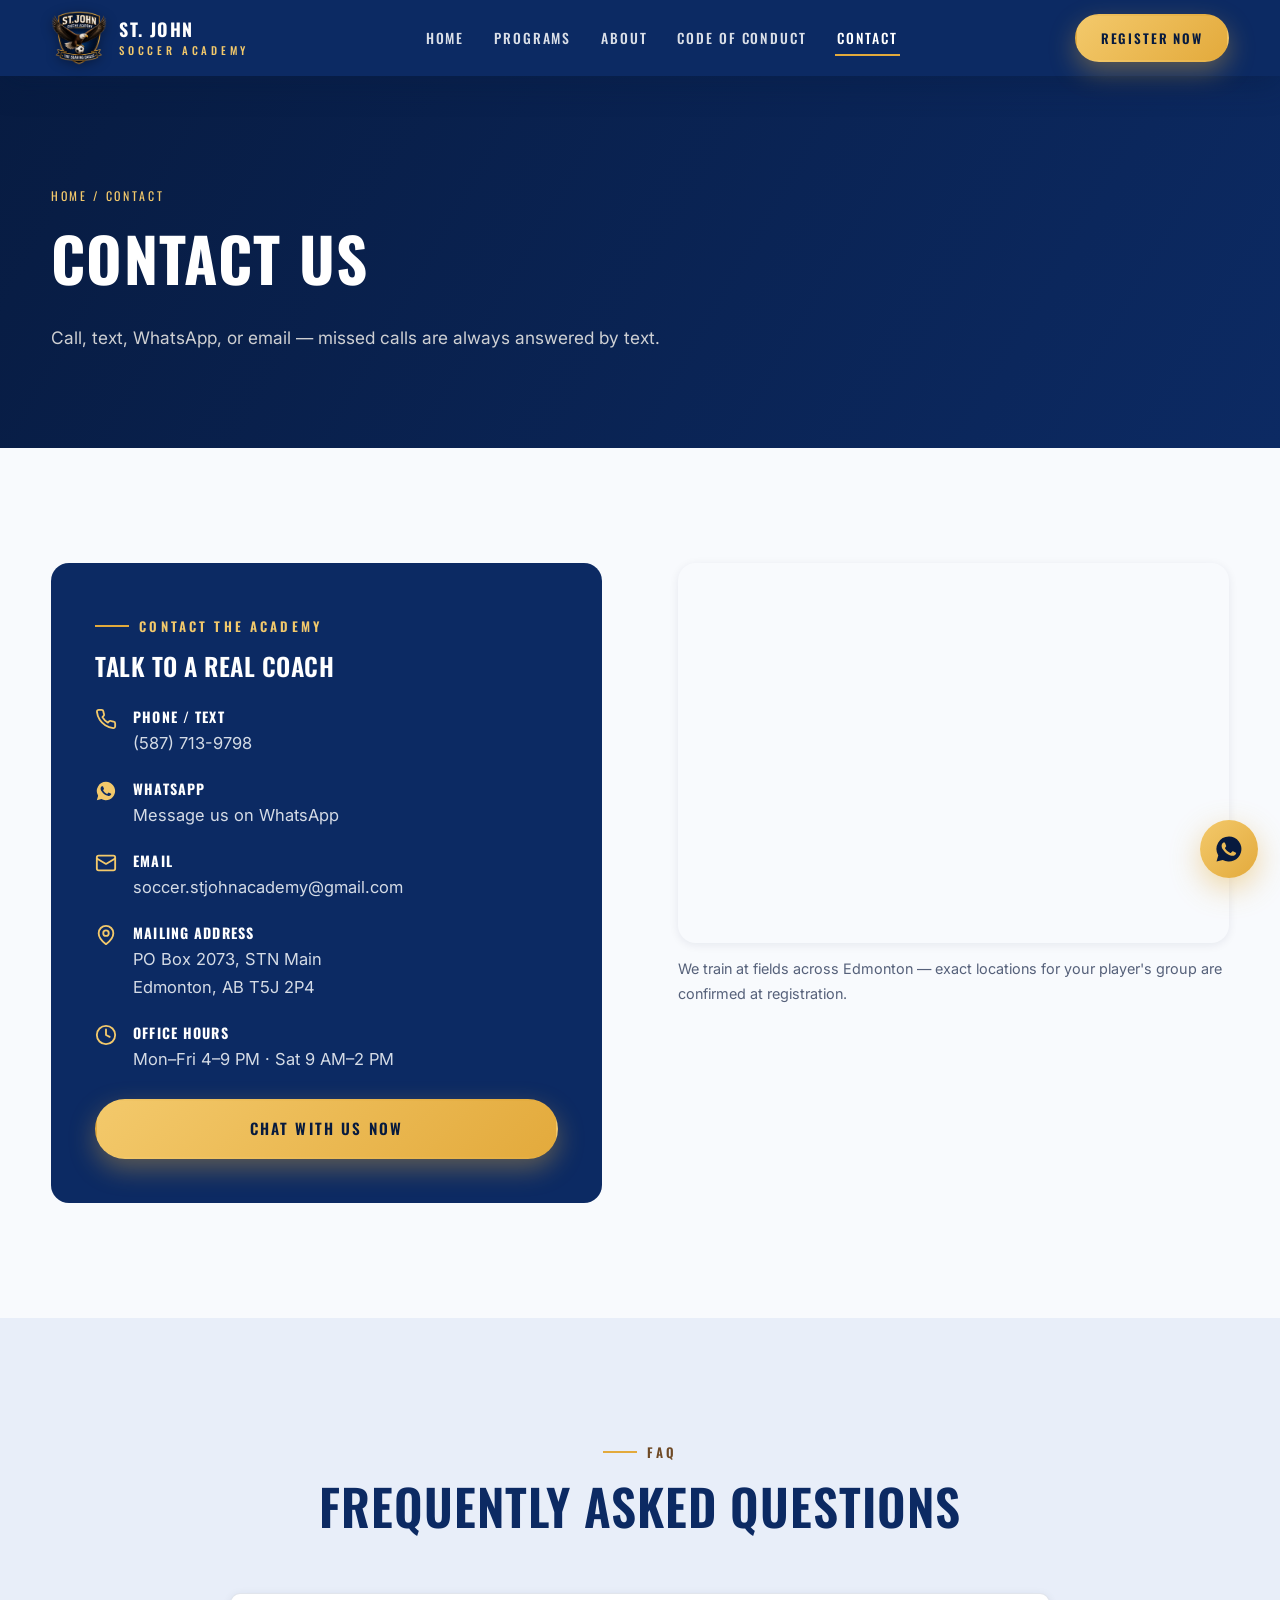
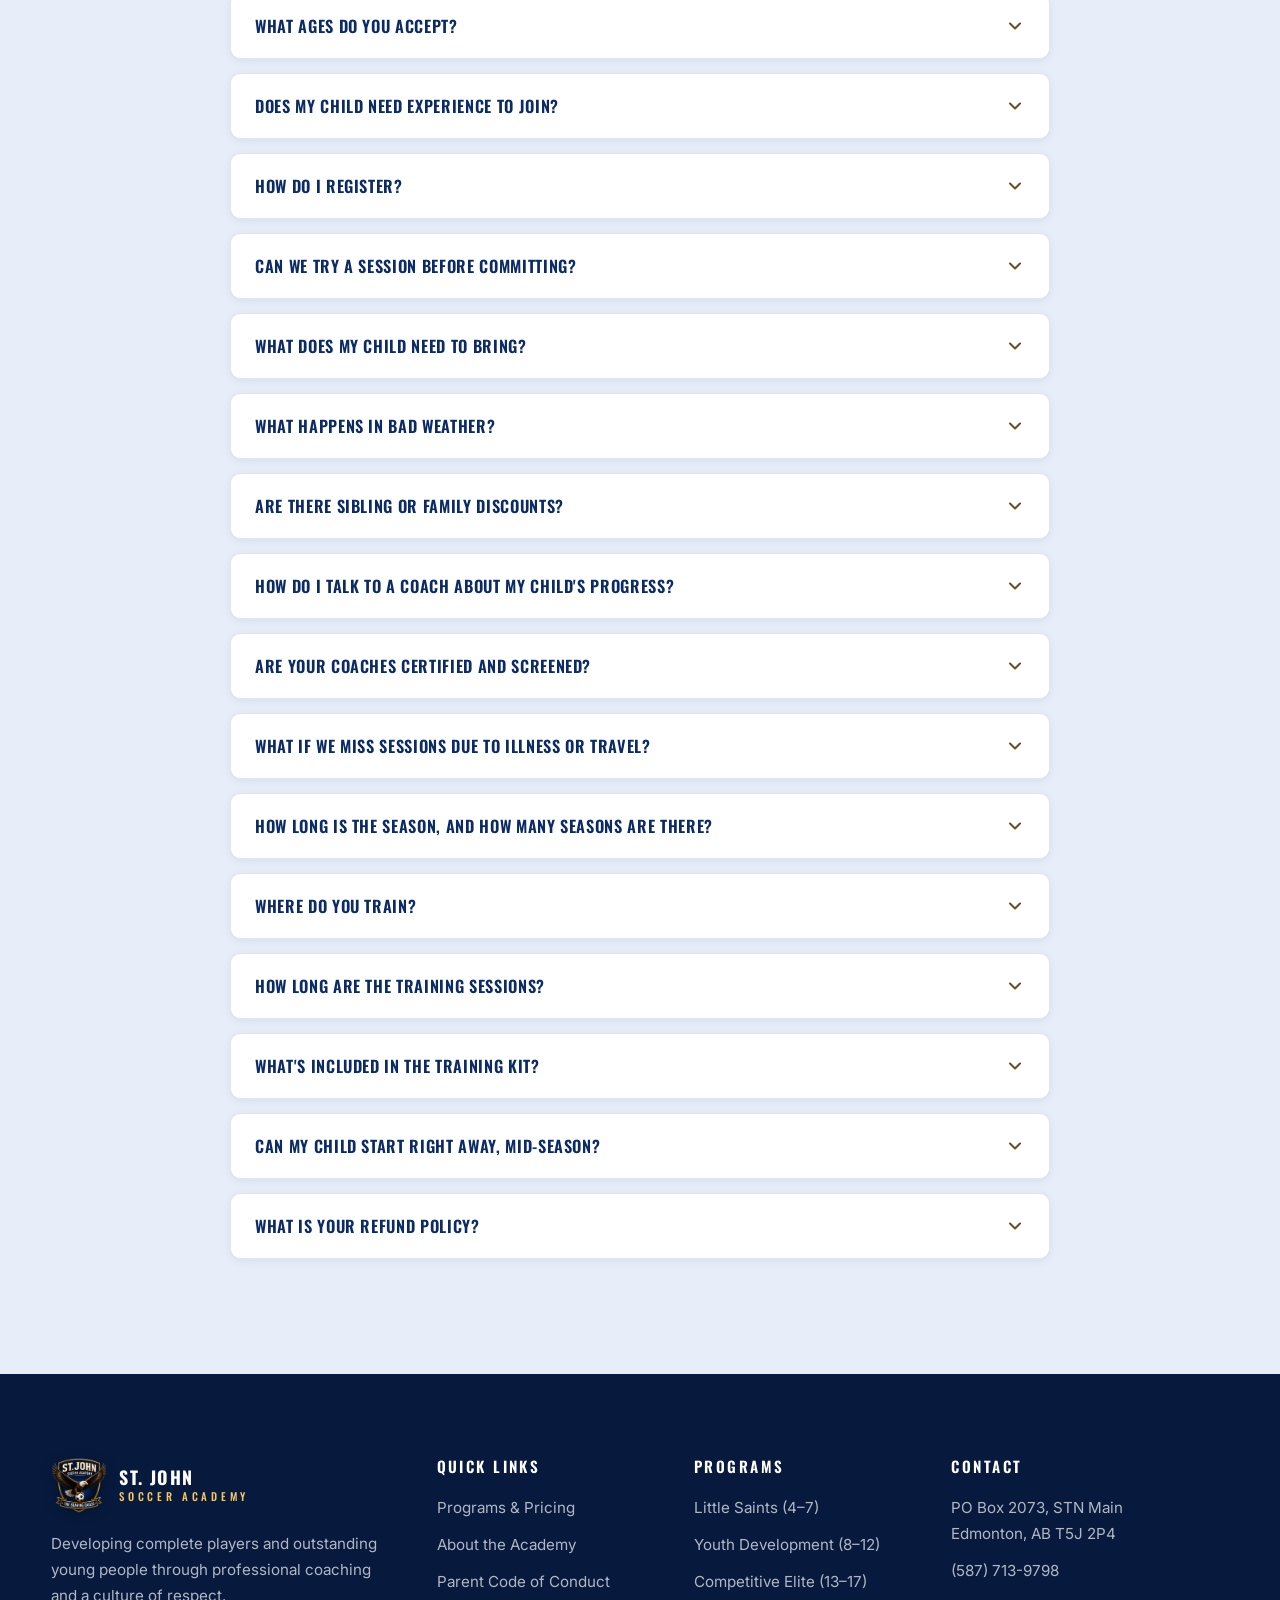
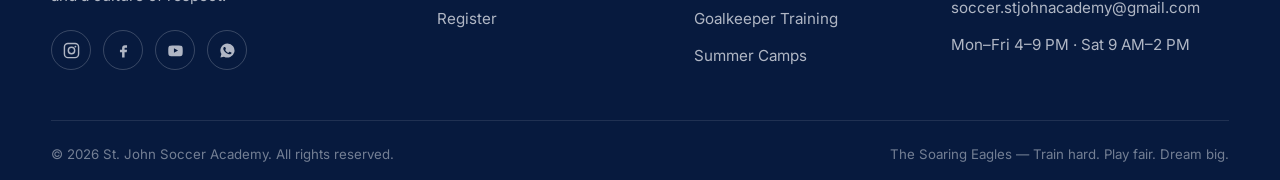
<file: faq.html>
<!DOCTYPE html>
<html lang="en">
<head>
  <meta charset="UTF-8">
  <meta http-equiv="refresh" content="0; url=contact.html#faq">
  <link rel="canonical" href="contact.html">
  <title>FAQ has moved | St. John Soccer Academy</title>
</head>
<body>
  <p>Our FAQ now lives on the Contact page. <a href="contact.html#faq">Continue</a>.</p>
</body>
</html>
</file>
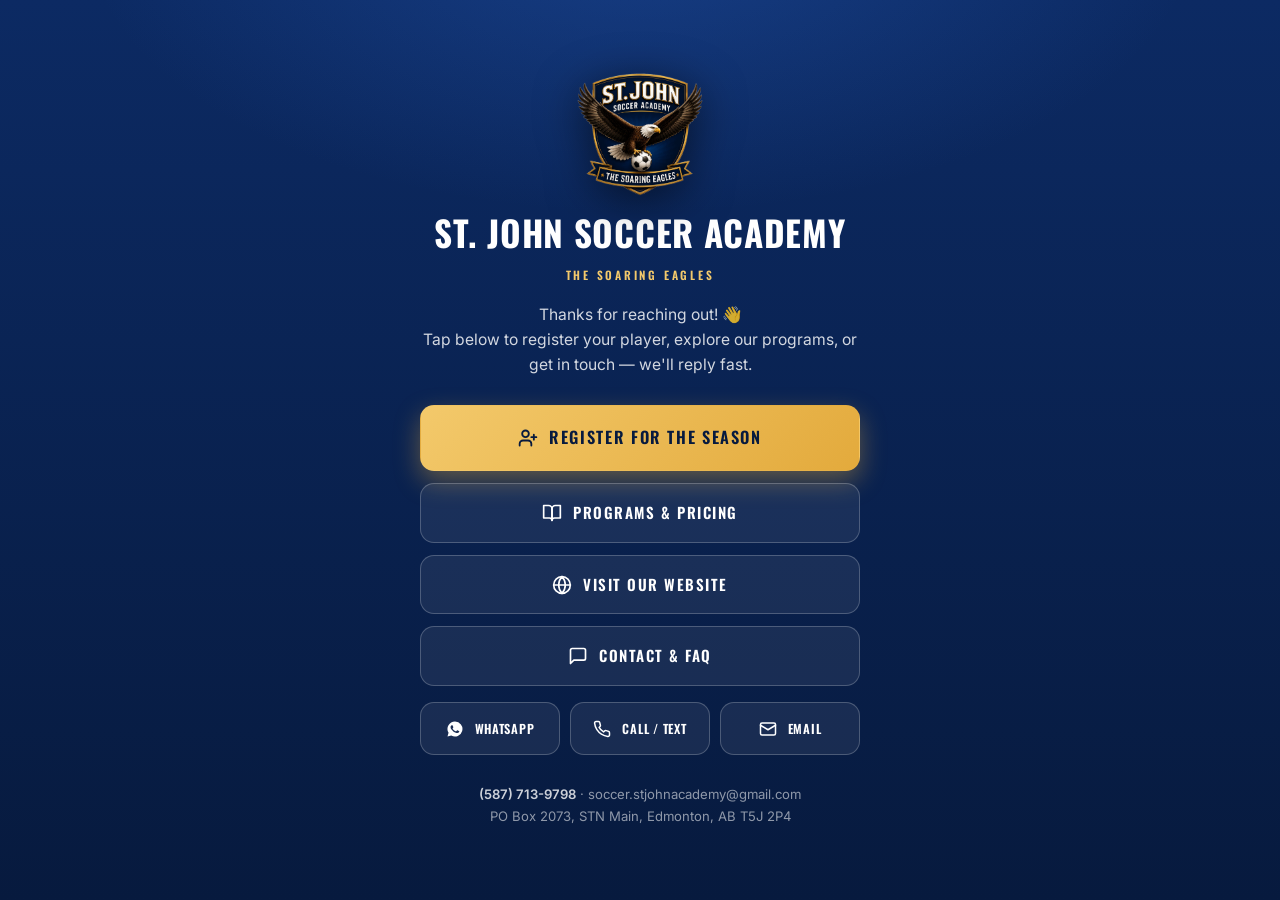
<file: start.html>
<!DOCTYPE html>
<html lang="en">
<head>
  <meta charset="UTF-8">
  <meta name="viewport" content="width=device-width, initial-scale=1.0">
  <meta name="color-scheme" content="light">
  <title>St. John Soccer Academy — Register &amp; Get in Touch</title>
  <meta name="description" content="Welcome to St. John Soccer Academy. Register for the season, explore our programs, or reach us by WhatsApp, call, or email — all in one place.">
  <meta property="og:title" content="St. John Soccer Academy — The Soaring Eagles">
  <meta property="og:description" content="Register for the season, explore programs, or get in touch — tap below.">
  <meta property="og:image" content="images/logo.png">
  <link rel="preconnect" href="https://fonts.googleapis.com">
  <link rel="preconnect" href="https://fonts.gstatic.com" crossorigin>
  <link href="https://fonts.googleapis.com/css2?family=Oswald:wght@400;500;600;700&family=Inter:wght@400;500;600;700&display=swap" rel="stylesheet">
  <link rel="stylesheet" href="css/style.css?v=13">
  <link rel="icon" type="image/png" href="images/favicon.png">
</head>
<body>

  <main class="linkhub">
    <div class="linkhub-card">
      <img class="linkhub-crest" src="images/logo.png" alt="St. John Soccer Academy crest">
      <h1>St. John Soccer Academy</h1>
      <span class="lh-tag">The Soaring Eagles</span>
      <p class="lh-intro">Thanks for reaching out! 👋<br>Tap below to register your player, explore our programs, or get in touch — we'll reply fast.</p>

      <div class="linkhub-links">
        <a class="lh-btn lh-btn--primary" href="programs.html#register">
          <svg viewBox="0 0 24 24" fill="none" stroke="currentColor" stroke-width="2.2" stroke-linecap="round" stroke-linejoin="round"><path d="M16 21v-2a4 4 0 0 0-4-4H6a4 4 0 0 0-4 4v2"/><circle cx="9" cy="7" r="4"/><path d="M19 8v6M22 11h-6"/></svg>
          Register for the Season
        </a>

        <a class="lh-btn" href="programs.html">
          <svg viewBox="0 0 24 24" fill="none" stroke="currentColor" stroke-width="2" stroke-linecap="round" stroke-linejoin="round"><path d="M2 3h6a4 4 0 0 1 4 4v14a3 3 0 0 0-3-3H2z"/><path d="M22 3h-6a4 4 0 0 0-4 4v14a3 3 0 0 1 3-3h7z"/></svg>
          Programs &amp; Pricing
        </a>

        <a class="lh-btn" href="index.html">
          <svg viewBox="0 0 24 24" fill="none" stroke="currentColor" stroke-width="2" stroke-linecap="round" stroke-linejoin="round"><circle cx="12" cy="12" r="10"/><path d="M2 12h20M12 2a15.3 15.3 0 0 1 4 10 15.3 15.3 0 0 1-4 10 15.3 15.3 0 0 1-4-10 15.3 15.3 0 0 1 4-10z"/></svg>
          Visit Our Website
        </a>

        <a class="lh-btn" href="contact.html">
          <svg viewBox="0 0 24 24" fill="none" stroke="currentColor" stroke-width="2" stroke-linecap="round" stroke-linejoin="round"><path d="M21 15a2 2 0 0 1-2 2H7l-4 4V5a2 2 0 0 1 2-2h14a2 2 0 0 1 2 2z"/></svg>
          Contact &amp; FAQ
        </a>

        <div class="lh-contact">
          <a class="lh-btn" href="https://wa.me/15877139798" aria-label="WhatsApp">
            <svg viewBox="0 0 24 24" fill="currentColor"><path d="M12 2a10 10 0 0 0-8.6 15.1L2 22l5-1.3A10 10 0 1 0 12 2Zm5.3 14.1c-.2.6-1.3 1.2-1.8 1.3-.5 0-1 .2-3.4-.7-2.9-1.1-4.7-4.1-4.9-4.3-.1-.2-1.1-1.5-1.1-2.9s.7-2 1-2.3c.2-.3.5-.3.7-.3h.5c.2 0 .4 0 .6.5l.8 2c.1.1.1.3 0 .5l-.3.5-.4.5c-.1.1-.3.3-.1.6.2.3.8 1.3 1.7 2.1 1.2 1 2.1 1.4 2.4 1.5.3.1.5.1.6-.1l1-1.1c.2-.3.4-.2.6-.1l2 .9c.2.1.4.2.5.3 0 .1 0 .6-.2 1.1Z"/></svg>
            WhatsApp
          </a>
          <a class="lh-btn" href="tel:+15877139798" aria-label="Call or text">
            <svg viewBox="0 0 24 24" fill="none" stroke="currentColor" stroke-width="2" stroke-linecap="round" stroke-linejoin="round"><path d="M22 16.92v3a2 2 0 0 1-2.18 2 19.79 19.79 0 0 1-8.63-3.07 19.5 19.5 0 0 1-6-6 19.79 19.79 0 0 1-3.07-8.67A2 2 0 0 1 4.11 2h3a2 2 0 0 1 2 1.72c.13.96.36 1.9.7 2.81a2 2 0 0 1-.45 2.11L8.09 9.91a16 16 0 0 0 6 6l1.27-1.27a2 2 0 0 1 2.11-.45c.91.34 1.85.57 2.81.7A2 2 0 0 1 22 16.92z"/></svg>
            Call / Text
          </a>
          <a class="lh-btn" href="mailto:soccer.stjohnacademy@gmail.com" aria-label="Email">
            <svg viewBox="0 0 24 24" fill="none" stroke="currentColor" stroke-width="2" stroke-linecap="round" stroke-linejoin="round"><rect x="2" y="4" width="20" height="16" rx="2"/><path d="m22 7-10 6L2 7"/></svg>
            Email
          </a>
        </div>
      </div>

      <div class="linkhub-foot">
        <strong>(587) 713-9798</strong> · soccer.stjohnacademy@gmail.com<br>
        PO Box 2073, STN Main, Edmonton, AB T5J 2P4
      </div>
    </div>
  </main>

</body>
</html>
</file>
<file: css/style.css>
/* ============================================================
   St. John Soccer Academy — Design System
   ============================================================ */
:root {
  color-scheme: light;
  /* Navy blues from the St. John crest */
  --green-950: #071A3E;
  --green-900: #0C2A63;
  --green-800: #133A85;
  --green-700: #1B4CA6;
  --green-600: #2A62C4;
  --green-100: #E8EEF9;
  /* Crest gold */
  --gold: #E3AA3C;
  --gold-light: #F3C96B;
  --gold-dark: #C08A22;
  /* Eagle browns */
  --brown: #6F4A26;
  --brown-light: #8B6134;
  --brown-dark: #4F3319;
  --cream: #F8FAFD;
  --white: #FFFFFF;
  --ink: #12233F;
  --grey: #56617A;
  --line: rgba(12, 42, 99, 0.12);
  --shadow-sm: 0 2px 10px rgba(7, 26, 62, 0.08);
  --shadow-md: 0 12px 34px rgba(7, 26, 62, 0.14);
  --shadow-lg: 0 24px 60px rgba(7, 26, 62, 0.22);
  --radius: 18px;
  --radius-sm: 10px;
  --font-head: 'Oswald', 'Arial Narrow', sans-serif;
  --font-body: 'Inter', 'Segoe UI', sans-serif;
  --nav-h: 76px;
}

*, *::before, *::after { box-sizing: border-box; }
html { scroll-behavior: smooth; }
body {
  margin: 0;
  font-family: var(--font-body);
  font-size: 16.5px;
  line-height: 1.7;
  color: var(--ink);
  background: var(--cream);
  -webkit-font-smoothing: antialiased;
  overflow-x: hidden;
}

img, video { max-width: 100%; display: block; }
a { color: inherit; text-decoration: none; }
button { font-family: inherit; cursor: pointer; }

h1, h2, h3, h4 {
  font-family: var(--font-head);
  text-transform: uppercase;
  letter-spacing: 0.02em;
  line-height: 1.12;
  margin: 0 0 0.5em;
  color: var(--green-900);
  font-weight: 600;
}
h1 { font-size: clamp(2.6rem, 6.5vw, 5rem); font-weight: 700; }
h2 { font-size: clamp(2rem, 4vw, 3.1rem); }
h3 { font-size: clamp(1.25rem, 2vw, 1.55rem); }
p { margin: 0 0 1.1em; }

.container { width: min(1180px, 92%); margin-inline: auto; }
.section { padding: clamp(70px, 9vw, 120px) 0; }
.section--tight { padding: clamp(50px, 6vw, 80px) 0; }
.section--dark { background: var(--green-900); color: rgba(248, 250, 253, 0.88); }
.section--dark h2, .section--dark h3 { color: var(--white); }
.section--green { background: var(--green-100); }

/* Eyebrow + section headers */
.eyebrow {
  display: inline-flex;
  align-items: center;
  gap: 10px;
  font-family: var(--font-head);
  text-transform: uppercase;
  letter-spacing: 0.24em;
  font-size: 0.82rem;
  font-weight: 600;
  color: var(--brown);
  margin-bottom: 14px;
}
.eyebrow::before {
  content: "";
  width: 34px; height: 2px;
  background: var(--gold);
}
.section--dark .eyebrow { color: var(--gold-light); }
.section-head { max-width: 720px; margin-bottom: clamp(36px, 5vw, 60px); }
.section-head--center { margin-inline: auto; text-align: center; }
.section-head--center .eyebrow { justify-content: center; }
.section-head p { color: var(--grey); font-size: 1.06rem; }
.section--dark .section-head p { color: rgba(248, 250, 253, 0.72); }

/* ============ Buttons ============ */
.btn {
  display: inline-flex;
  align-items: center;
  justify-content: center;
  gap: 10px;
  padding: 15px 32px;
  font-family: var(--font-head);
  font-size: 0.95rem;
  font-weight: 600;
  text-transform: uppercase;
  letter-spacing: 0.14em;
  border-radius: 999px;
  border: 2px solid transparent;
  transition: transform 0.25s ease, box-shadow 0.25s ease, background 0.25s ease, color 0.25s ease;
  white-space: nowrap;
}
.btn:hover { transform: translateY(-2px); }
.btn--gold {
  background: linear-gradient(135deg, var(--gold-light), var(--gold));
  color: var(--green-950);
  box-shadow: 0 10px 26px rgba(227, 170, 60, 0.38);
}
.btn--gold:hover { box-shadow: 0 16px 34px rgba(227, 170, 60, 0.5); }
.btn--ghost {
  border-color: rgba(255, 255, 255, 0.55);
  color: var(--white);
  background: rgba(255, 255, 255, 0.06);
}
.btn--ghost:hover { background: rgba(255, 255, 255, 0.16); border-color: var(--white); }
.btn--green { background: var(--green-800); color: var(--white); }
.btn--green:hover { background: var(--green-700); }
.btn--outline-green { border-color: var(--green-800); color: var(--green-800); }
.btn--outline-green:hover { background: var(--green-800); color: var(--white); }

/* ============ Navbar ============ */
.nav {
  position: fixed;
  inset: 0 0 auto 0;
  z-index: 100;
  height: var(--nav-h);
  display: flex;
  align-items: center;
  transition: background 0.35s ease, box-shadow 0.35s ease;
}
.nav--solid, .nav--inner {
  background: var(--green-900);
  box-shadow: 0 8px 30px rgba(7, 26, 62, 0.35);
}
.nav .container {
  display: flex;
  align-items: center;
  justify-content: space-between;
  gap: 20px;
}
.brand { display: flex; align-items: center; gap: 12px; }
.brand svg { width: 46px; height: 52px; flex-shrink: 0; }
.brand img.crest {
  width: 56px;
  height: auto;
  flex-shrink: 0;
  filter: drop-shadow(0 2px 6px rgba(0, 0, 0, 0.35));
}
.brand-name {
  font-family: var(--font-head);
  text-transform: uppercase;
  color: var(--white);
  line-height: 1.05;
}
.brand-name strong { display: block; font-size: 1.12rem; letter-spacing: 0.08em; font-weight: 700; }
.brand-name span { font-size: 0.68rem; letter-spacing: 0.34em; color: var(--gold-light); font-weight: 500; }

.nav-links {
  display: flex;
  align-items: center;
  gap: clamp(14px, 2vw, 30px);
  list-style: none;
  margin: 0; padding: 0;
}
.nav-links a {
  font-family: var(--font-head);
  font-size: 0.86rem;
  font-weight: 500;
  text-transform: uppercase;
  letter-spacing: 0.14em;
  color: rgba(255, 255, 255, 0.85);
  padding: 8px 2px;
  position: relative;
  transition: color 0.25s;
}
.nav-links a::after {
  content: "";
  position: absolute;
  left: 0; bottom: 0;
  width: 0; height: 2px;
  background: var(--gold);
  transition: width 0.28s ease;
}
.nav-links a:hover, .nav-links a.active { color: var(--white); }
.nav-links a:hover::after, .nav-links a.active::after { width: 100%; }
.nav-cta { display: flex; align-items: center; gap: 14px; }
.nav-cta .btn { padding: 11px 24px; font-size: 0.82rem; }

.nav-toggle {
  display: none;
  background: none;
  border: 0;
  width: 44px; height: 44px;
  position: relative;
  z-index: 110;
}
.nav-toggle span {
  display: block;
  width: 26px; height: 2.5px;
  background: var(--white);
  margin: 5.5px auto;
  border-radius: 2px;
  transition: transform 0.3s ease, opacity 0.3s ease;
}
.nav-toggle.open span:nth-child(1) { transform: translateY(8px) rotate(45deg); }
.nav-toggle.open span:nth-child(2) { opacity: 0; }
.nav-toggle.open span:nth-child(3) { transform: translateY(-8px) rotate(-45deg); }

/* ============ Hero (video) ============ */
.hero {
  position: relative;
  min-height: 100svh;
  display: flex;
  align-items: center;
  color: var(--white);
  overflow: hidden;
}
.hero-media {
  position: absolute;
  inset: 0;
}
.hero-media video, .hero-media img {
  width: 100%; height: 100%;
  object-fit: cover;
}
.hero-media::after {
  content: "";
  position: absolute;
  inset: 0;
  background:
    linear-gradient(180deg, rgba(7, 26, 62, 0.55) 0%, rgba(7, 26, 62, 0.35) 45%, rgba(7, 26, 62, 0.82) 100%),
    linear-gradient(100deg, rgba(12, 42, 99, 0.75) 0%, rgba(12, 42, 99, 0.15) 60%);
}
.hero-content {
  position: relative;
  z-index: 2;
  padding: calc(var(--nav-h) + 40px) 0 110px;
}
.hero-kicker {
  display: inline-flex;
  align-items: center;
  gap: 12px;
  font-family: var(--font-head);
  text-transform: uppercase;
  letter-spacing: 0.3em;
  font-size: 0.85rem;
  color: var(--gold-light);
  margin-bottom: 22px;
  animation: rise 0.9s ease both;
}
.hero-kicker::before {
  content: "";
  width: 44px; height: 2px;
  background: var(--gold);
}
.hero h1 {
  color: var(--white);
  max-width: 860px;
  margin-bottom: 24px;
  animation: rise 0.9s 0.12s ease both;
}
.hero h1 em {
  font-style: normal;
  color: transparent;
  -webkit-text-stroke: 2px var(--gold);
}
.hero p {
  max-width: 560px;
  font-size: clamp(1.02rem, 1.4vw, 1.2rem);
  color: rgba(248, 250, 253, 0.85);
  margin-bottom: 38px;
  animation: rise 0.9s 0.24s ease both;
}
.hero-actions {
  display: flex;
  flex-wrap: wrap;
  gap: 16px;
  animation: rise 0.9s 0.36s ease both;
}
.hero-badges {
  display: flex;
  flex-wrap: wrap;
  gap: 26px;
  margin-top: 56px;
  animation: rise 0.9s 0.5s ease both;
}
.hero-badge {
  display: flex;
  align-items: center;
  gap: 10px;
  font-size: 0.92rem;
  color: rgba(248, 250, 253, 0.85);
}
.hero-badge svg { width: 20px; height: 20px; color: var(--gold); flex-shrink: 0; }

.hero-scroll {
  position: absolute;
  bottom: 28px; left: 50%;
  transform: translateX(-50%);
  z-index: 2;
  color: rgba(255, 255, 255, 0.75);
  font-size: 0.72rem;
  text-transform: uppercase;
  letter-spacing: 0.3em;
  font-family: var(--font-head);
  text-align: center;
}
.hero-scroll::after {
  content: "";
  display: block;
  width: 1.5px; height: 42px;
  margin: 10px auto 0;
  background: linear-gradient(var(--gold), transparent);
  animation: drip 2s ease-in-out infinite;
}
@keyframes drip { 0%, 100% { transform: scaleY(0.4); transform-origin: top; } 50% { transform: scaleY(1); } }
@keyframes rise { from { opacity: 0; transform: translateY(28px); } to { opacity: 1; transform: none; } }

/* Inner page hero */
.page-hero {
  position: relative;
  padding: calc(var(--nav-h) + clamp(60px, 9vw, 110px)) 0 clamp(60px, 8vw, 96px);
  background: var(--green-900);
  color: var(--white);
  overflow: hidden;
}
.page-hero::before {
  content: "";
  position: absolute; inset: 0;
  background-image: var(--page-hero-img, none);
  background-size: cover;
  background-position: center;
  opacity: 0.22;
}
.page-hero::after {
  content: "";
  position: absolute; inset: 0;
  background: linear-gradient(120deg, rgba(7,26,62,0.92), rgba(12,42,99,0.42));
}
.page-hero .container { position: relative; z-index: 2; }
.page-hero h1 { color: var(--white); font-size: clamp(2.4rem, 5vw, 3.8rem); }
.page-hero p { max-width: 640px; color: rgba(250,247,240,0.82); font-size: 1.08rem; margin: 0; }
.crumbs {
  font-family: var(--font-head);
  text-transform: uppercase;
  letter-spacing: 0.22em;
  font-size: 0.75rem;
  color: var(--gold-light);
  margin-bottom: 18px;
}
.crumbs a:hover { text-decoration: underline; }

/* ============ Stats bar ============ */
.stats {
  background: linear-gradient(135deg, var(--green-800), var(--green-900));
  color: var(--white);
  position: relative;
  z-index: 3;
}
.stats-grid {
  display: grid;
  grid-template-columns: repeat(4, 1fr);
  gap: 20px;
  padding: clamp(36px, 5vw, 56px) 0;
}
.stat { text-align: center; padding: 0 10px; }
.stat + .stat { border-left: 1px solid rgba(255, 255, 255, 0.14); }
.stat-num {
  font-family: var(--font-head);
  font-size: clamp(2.2rem, 4vw, 3.2rem);
  font-weight: 700;
  color: var(--gold-light);
  line-height: 1;
}
.stat-label {
  margin-top: 8px;
  font-size: 0.82rem;
  text-transform: uppercase;
  letter-spacing: 0.18em;
  color: rgba(248, 250, 253, 0.72);
}

/* ============ About split ============ */
.split {
  display: grid;
  grid-template-columns: 1fr 1fr;
  gap: clamp(40px, 6vw, 80px);
  align-items: center;
}
.split-media { position: relative; }
.split-media .photo-main {
  border-radius: var(--radius);
  box-shadow: var(--shadow-lg);
  aspect-ratio: 4 / 4.6;
  object-fit: cover;
  width: 100%;
}
.split-media .photo-float {
  position: absolute;
  right: -8%;
  bottom: -10%;
  width: 52%;
  aspect-ratio: 1;
  object-fit: cover;
  border-radius: var(--radius);
  border: 6px solid var(--cream);
  box-shadow: var(--shadow-md);
}
.split-media .seal {
  position: absolute;
  top: -26px; left: -26px;
  width: 110px; height: 110px;
  background: var(--brown);
  color: var(--cream);
  border-radius: 50%;
  display: grid;
  place-items: center;
  text-align: center;
  font-family: var(--font-head);
  font-weight: 700;
  font-size: 0.78rem;
  text-transform: uppercase;
  letter-spacing: 0.08em;
  line-height: 1.25;
  box-shadow: var(--shadow-md);
  padding: 12px;
}
.checklist { list-style: none; margin: 26px 0 34px; padding: 0; display: grid; gap: 14px; }
.checklist li { display: flex; gap: 14px; align-items: flex-start; }
.checklist svg { width: 22px; height: 22px; color: var(--brown); flex-shrink: 0; margin-top: 4px; }
.checklist strong { display: block; font-family: var(--font-head); text-transform: uppercase; letter-spacing: 0.06em; font-size: 0.98rem; }
.checklist p { margin: 2px 0 0; color: var(--grey); font-size: 0.95rem; }

/* ============ Program cards ============ */
.cards-grid {
  display: grid;
  grid-template-columns: repeat(3, 1fr);
  gap: 26px;
}
.card {
  background: var(--white);
  border-radius: var(--radius);
  overflow: hidden;
  box-shadow: var(--shadow-sm);
  display: flex;
  flex-direction: column;
  transition: transform 0.32s ease, box-shadow 0.32s ease;
}
.card:hover { transform: translateY(-8px); box-shadow: var(--shadow-md); }
.card-media { position: relative; overflow: hidden; aspect-ratio: 16 / 10.5; }
.card-media img {
  width: 100%; height: 100%;
  object-fit: cover;
  transition: transform 0.5s ease;
}
.card:hover .card-media img { transform: scale(1.07); }
.card-tag {
  position: absolute;
  top: 14px; left: 14px;
  background: var(--gold);
  color: var(--green-950);
  font-family: var(--font-head);
  font-size: 0.72rem;
  font-weight: 600;
  text-transform: uppercase;
  letter-spacing: 0.16em;
  padding: 6px 14px;
  border-radius: 999px;
}
.card-body { padding: 26px 26px 28px; display: flex; flex-direction: column; flex: 1; }
.card-body h3 { margin-bottom: 8px; }
.card-body > p { color: var(--grey); font-size: 0.97rem; flex: 1; }
.card-meta {
  display: flex;
  flex-wrap: wrap;
  gap: 8px 18px;
  margin-bottom: 18px;
  font-size: 0.85rem;
  color: var(--green-700);
  font-weight: 600;
}
.card-meta span { display: inline-flex; align-items: center; gap: 6px; }
.card-meta svg { width: 15px; height: 15px; color: var(--brown); }
.card-link {
  font-family: var(--font-head);
  text-transform: uppercase;
  letter-spacing: 0.14em;
  font-size: 0.85rem;
  font-weight: 600;
  color: var(--green-800);
  display: inline-flex;
  align-items: center;
  gap: 8px;
}
.card-link svg { width: 16px; height: 16px; transition: transform 0.25s; }
.card-link:hover svg { transform: translateX(5px); }

/* ============ Methodology / pillars ============ */
.pillars {
  display: grid;
  grid-template-columns: repeat(4, 1fr);
  gap: 24px;
}
.pillar {
  background: rgba(255, 255, 255, 0.05);
  border: 1px solid rgba(255, 255, 255, 0.1);
  border-radius: var(--radius);
  padding: 34px 28px;
  transition: transform 0.3s ease, background 0.3s ease, border-color 0.3s ease;
}
.pillar:hover { transform: translateY(-6px); background: rgba(255, 255, 255, 0.09); border-color: rgba(227, 170, 60, 0.5); }
.pillar-num {
  font-family: var(--font-head);
  font-size: 2.6rem;
  font-weight: 700;
  color: transparent;
  -webkit-text-stroke: 1.5px var(--gold);
  line-height: 1;
  margin-bottom: 18px;
}
.pillar h3 { font-size: 1.15rem; }
.pillar p { color: rgba(248, 250, 253, 0.68); font-size: 0.95rem; margin: 0; }

/* ============ Coaches ============ */
.coach-grid { display: grid; grid-template-columns: repeat(3, 1fr); gap: 26px; }
.coach {
  position: relative;
  border-radius: var(--radius);
  overflow: hidden;
  aspect-ratio: 4 / 5;
  box-shadow: var(--shadow-sm);
}
.coach img { width: 100%; height: 100%; object-fit: cover; transition: transform 0.5s ease; }
.coach:hover img { transform: scale(1.06); }
.coach-info {
  position: absolute;
  inset: auto 0 0;
  padding: 70px 24px 22px;
  background: linear-gradient(transparent, rgba(7, 26, 62, 0.92));
  color: var(--white);
}
.coach-info h3 { color: var(--white); margin-bottom: 2px; font-size: 1.25rem; }
.coach-info span { color: var(--gold-light); font-size: 0.82rem; text-transform: uppercase; letter-spacing: 0.16em; font-family: var(--font-head); }

/* ============ Testimonials ============ */
.tslider { position: relative; max-width: 860px; margin-inline: auto; }
.tslide {
  display: none;
  text-align: center;
  padding: 0 clamp(10px, 5vw, 60px);
  animation: fadeIn 0.5s ease;
}
.tslide.active { display: block; }
@keyframes fadeIn { from { opacity: 0; transform: translateY(12px); } to { opacity: 1; transform: none; } }
.tslide blockquote {
  font-size: clamp(1.15rem, 2vw, 1.5rem);
  line-height: 1.6;
  font-weight: 500;
  color: var(--green-900);
  margin: 0 0 28px;
}
.tslide blockquote::before { content: "“"; color: var(--gold); font-size: 3.4rem; display: block; line-height: 0.6; font-family: Georgia, serif; margin-bottom: 18px; }
.tslide cite {
  font-style: normal;
  font-family: var(--font-head);
  text-transform: uppercase;
  letter-spacing: 0.14em;
  font-size: 0.9rem;
  color: var(--green-700);
}
.tslide cite span { display: block; color: var(--grey); font-family: var(--font-body); text-transform: none; letter-spacing: 0; font-size: 0.85rem; margin-top: 4px; }
.stars { color: var(--gold); letter-spacing: 4px; font-size: 1.05rem; margin-bottom: 16px; }
.tdots { display: flex; justify-content: center; gap: 10px; margin-top: 34px; }
.tdots button {
  width: 10px; height: 10px;
  border-radius: 50%;
  border: 0;
  background: rgba(12, 42, 99, 0.2);
  transition: background 0.25s, transform 0.25s;
  padding: 0;
}
.tdots button.active { background: var(--gold); transform: scale(1.35); }

/* ============ Testimonial marquee ============ */
.tmq-section {
  background:
    radial-gradient(ellipse 85% 67% at 50% 100%, rgba(42, 98, 196, 0.14) 0%, transparent 60%),
    var(--cream);
  overflow: hidden;
}
.tmq-rows { display: grid; gap: 26px; }
.tmq-row {
  overflow: hidden;
  -webkit-mask-image: linear-gradient(90deg, transparent, #000 8%, #000 92%, transparent);
  mask-image: linear-gradient(90deg, transparent, #000 8%, #000 92%, transparent);
}
.tmq-track {
  display: flex;
  width: max-content;
  animation: tmq-left var(--dur, 45s) linear infinite;
  will-change: transform;
}
.tmq-row--reverse .tmq-track { animation-name: tmq-right; }
.tmq-row:hover .tmq-track { animation-play-state: paused; }
@keyframes tmq-left { from { transform: translateX(0); } to { transform: translateX(-50%); } }
@keyframes tmq-right { from { transform: translateX(-50%); } to { transform: translateX(0); } }
.tmq-group {
  display: flex;
  align-items: stretch;
  gap: 26px;
  padding: 4px 13px;
}
.tmq-card {
  display: flex;
  flex-direction: column;
  gap: 14px;
  width: 380px;
  flex-shrink: 0;
  background: var(--white);
  border: 1px solid var(--line);
  border-radius: 16px;
  padding: 26px;
  box-shadow: var(--shadow-sm);
  transition: transform 0.3s ease, box-shadow 0.3s ease;
}
.tmq-card:hover { transform: translateY(-4px); box-shadow: var(--shadow-md); }
.tmq-stars { color: var(--gold); letter-spacing: 3px; font-size: 0.88rem; }
.tmq-card > p {
  color: #3E4A63;
  font-size: 0.97rem;
  line-height: 1.65;
  margin: 0;
  flex: 1;
}
.tmq-who { display: flex; align-items: center; gap: 14px; margin-top: 6px; }
.tmq-ava {
  width: 48px;
  height: 48px;
  border-radius: 50%;
  flex-shrink: 0;
  display: grid;
  place-items: center;
  color: var(--cream);
  font-family: var(--font-head);
  font-weight: 600;
  font-size: 0.98rem;
  letter-spacing: 0.05em;
}
.tmq-who b {
  display: block;
  font-family: var(--font-head);
  text-transform: uppercase;
  letter-spacing: 0.05em;
  font-size: 0.95rem;
  color: var(--green-900);
  line-height: 1.3;
}
.tmq-who small { color: var(--grey); font-size: 0.82rem; }
@media (max-width: 560px) {
  .tmq-card { width: 300px; padding: 20px; }
  .tmq-group { gap: 16px; padding: 4px 8px; }
}
@media (prefers-reduced-motion: reduce) {
  .tmq-track { animation: none; }
}

/* ============ Gallery ============ */
.gallery {
  display: grid;
  grid-template-columns: repeat(4, 1fr);
  grid-auto-rows: 210px;
  gap: 14px;
}
.gallery a { border-radius: var(--radius-sm); overflow: hidden; position: relative; display: block; }
.gallery a:nth-child(1) { grid-column: span 2; grid-row: span 2; }
.gallery a:nth-child(4) { grid-row: span 2; }
.gallery img { width: 100%; height: 100%; object-fit: cover; transition: transform 0.5s ease; }
.gallery a::after {
  content: "";
  position: absolute; inset: 0;
  background: linear-gradient(transparent 60%, rgba(7, 26, 62, 0.45));
  opacity: 0;
  transition: opacity 0.3s;
}
.gallery a:hover img { transform: scale(1.06); }
.gallery a:hover::after { opacity: 1; }

/* ============ CTA band ============ */
.cta-band {
  position: relative;
  background: var(--green-900);
  color: var(--white);
  overflow: hidden;
}
.cta-band::before {
  content: "";
  position: absolute; inset: 0;
  background-image: url('https://images.unsplash.com/photo-1522778119026-d647f0596c20?auto=format&fit=crop&w=1800&q=70');
  background-size: cover;
  background-position: center;
  opacity: 0.18;
}
.cta-inner {
  position: relative;
  z-index: 2;
  display: flex;
  align-items: center;
  justify-content: space-between;
  gap: 36px;
  flex-wrap: wrap;
  padding: clamp(56px, 7vw, 90px) 0;
}
.cta-inner h2 { color: var(--white); margin-bottom: 10px; }
.cta-inner p { color: rgba(248, 250, 253, 0.78); margin: 0; max-width: 520px; }
.cta-actions { display: flex; gap: 14px; flex-wrap: wrap; }

/* ============ Schedule table ============ */
.sched {
  width: 100%;
  border-collapse: collapse;
  background: var(--white);
  border-radius: var(--radius);
  overflow: hidden;
  box-shadow: var(--shadow-sm);
  font-size: 0.96rem;
}
.sched th, .sched td { padding: 16px 20px; text-align: left; }
.sched thead th {
  background: var(--green-800);
  color: var(--white);
  font-family: var(--font-head);
  text-transform: uppercase;
  letter-spacing: 0.12em;
  font-weight: 600;
  font-size: 0.84rem;
}
.sched tbody tr:nth-child(even) { background: rgba(12, 42, 99, 0.04); }
.sched td:first-child { font-weight: 600; color: var(--green-800); white-space: nowrap; }

/* ============ Pricing ============ */
.price-grid { display: grid; grid-template-columns: repeat(3, minmax(0, 1fr)); gap: 26px; align-items: stretch; }
.price .btn { white-space: normal; text-align: center; }
.price {
  background: var(--white);
  border-radius: var(--radius);
  padding: 38px 32px;
  box-shadow: var(--shadow-sm);
  border: 2px solid transparent;
  display: flex;
  flex-direction: column;
  position: relative;
  transition: transform 0.3s, box-shadow 0.3s;
}
.price:hover { transform: translateY(-6px); box-shadow: var(--shadow-md); }
.price--hot { border-color: var(--gold); box-shadow: var(--shadow-md); }
.price-flag {
  position: absolute;
  top: -14px; left: 50%;
  transform: translateX(-50%);
  background: var(--gold);
  color: var(--green-950);
  font-family: var(--font-head);
  font-size: 0.7rem;
  font-weight: 700;
  text-transform: uppercase;
  letter-spacing: 0.18em;
  padding: 6px 18px;
  border-radius: 999px;
  white-space: nowrap;
}
.price h3 { font-size: 1.2rem; }
.price-amt { font-family: var(--font-head); font-size: 2.7rem; font-weight: 700; color: var(--green-800); line-height: 1; margin: 12px 0 4px; }
.price-amt small { font-size: 1rem; color: var(--grey); font-weight: 400; font-family: var(--font-body); }
.price-per { color: var(--grey); font-size: 0.88rem; margin-bottom: 22px; }
.price ul { list-style: none; padding: 0; margin: 0 0 28px; flex: 1; display: grid; gap: 11px; font-size: 0.95rem; }
.price ul li { display: flex; gap: 10px; align-items: flex-start; }
.price ul svg { width: 18px; height: 18px; color: var(--brown); flex-shrink: 0; margin-top: 3px; }

/* ============ Dark gradient pricing ============ */
.pricing-dark {
  background:
    radial-gradient(900px 480px at 15% 0%, rgba(31, 55, 117, 0.35), transparent 65%),
    radial-gradient(700px 420px at 90% 100%, rgba(227, 170, 60, 0.08), transparent 60%),
    var(--green-950);
  color: rgba(248, 250, 253, 0.85);
}
.pricing-dark .section-head h2 { color: var(--white); }
.pricing-dark .section-head p { color: rgba(232, 238, 249, 0.62); }
.pcard {
  position: relative;
  height: 100%;
  display: flex;
  flex-direction: column;
  border-radius: var(--radius);
  padding: 30px 28px;
  border: 1px solid rgba(255, 255, 255, 0.12);
  background: linear-gradient(135deg, rgba(22, 41, 95, 0.45) 0%, rgba(10, 19, 48, 0.9) 100%);
  box-shadow: inset 0 1px 1px rgba(255, 255, 255, 0.08), 0 24px 48px -16px rgba(0, 0, 0, 0.6);
  transition: transform 0.3s ease, border-color 0.3s ease, box-shadow 0.3s ease;
}
.pcard:hover {
  transform: translateY(-6px);
  border-color: rgba(227, 170, 60, 0.45);
}
.pcard--hot {
  border-color: rgba(227, 170, 60, 0.65);
  background: linear-gradient(135deg, rgba(31, 55, 117, 0.6) 0%, rgba(12, 42, 99, 0.95) 100%);
  box-shadow: 0 0 0 1px rgba(227, 170, 60, 0.22), inset 0 1px 1px rgba(255, 255, 255, 0.1), 0 30px 60px -18px rgba(0, 0, 0, 0.75);
}
.pcard-flag {
  position: absolute;
  top: -13px;
  left: 50%;
  transform: translateX(-50%);
  background: linear-gradient(135deg, var(--gold-light), var(--gold));
  color: var(--green-950);
  font-family: var(--font-head);
  font-size: 0.68rem;
  font-weight: 700;
  text-transform: uppercase;
  letter-spacing: 0.18em;
  padding: 6px 16px;
  border-radius: 999px;
  white-space: nowrap;
  box-shadow: 0 8px 20px rgba(227, 170, 60, 0.4);
}
.pcard-head {
  display: flex;
  flex-direction: column;
  align-items: center;
  text-align: center;
  padding-bottom: 24px;
  border-bottom: 1px solid rgba(255, 255, 255, 0.12);
}
.pcard-tier {
  font-family: var(--font-head);
  text-transform: uppercase;
  letter-spacing: 0.18em;
  font-size: 0.88rem;
  font-weight: 600;
  color: var(--gold-light);
  margin-bottom: 18px;
}
.pcard-price {
  font-family: var(--font-head);
  font-size: 2.9rem;
  font-weight: 700;
  color: var(--white);
  line-height: 1;
}
.pcard-price small {
  font-size: 1rem;
  font-weight: 400;
  font-family: var(--font-body);
  color: rgba(232, 238, 249, 0.55);
}
.pcard-for {
  margin-top: 12px;
  font-size: 0.92rem;
  background: linear-gradient(120deg, #F8FAFD 20%, #8FA3D9 100%);
  -webkit-background-clip: text;
  background-clip: text;
  -webkit-text-fill-color: transparent;
  color: transparent;
}
.pcard-benefits {
  list-style: none;
  padding: 26px 0;
  margin: 0;
  display: grid;
  gap: 13px;
  flex: 1;
  align-content: start;
}
.pcard-benefits li {
  display: flex;
  gap: 12px;
  align-items: center;
  font-size: 0.93rem;
  color: rgba(232, 238, 249, 0.82);
}
.pcard-benefits li.no { color: rgba(232, 238, 249, 0.38); }
.pb-ico {
  width: 18px;
  height: 18px;
  border-radius: 50%;
  display: grid;
  place-items: center;
  flex-shrink: 0;
}
.pb-ico svg { width: 11px; height: 11px; }
.pb-ico--yes { background: var(--gold); color: var(--green-950); }
.pb-ico--no { background: rgba(255, 255, 255, 0.1); color: rgba(232, 238, 249, 0.45); }
.pcard-btn {
  display: flex;
  justify-content: center;
  padding: 13px 20px;
  border-radius: var(--radius-sm);
  font-family: var(--font-head);
  font-size: 0.9rem;
  font-weight: 600;
  text-transform: uppercase;
  letter-spacing: 0.12em;
  transition: transform 0.25s ease, background 0.25s ease, box-shadow 0.25s ease, border-color 0.25s ease;
}
.pcard-btn:hover { transform: translateY(-2px); }
.pcard-btn--gold {
  background: linear-gradient(135deg, var(--gold-light), var(--gold));
  color: var(--green-950);
  box-shadow: 0 10px 24px rgba(227, 170, 60, 0.35);
}
.pcard-btn--gold:hover { box-shadow: 0 16px 32px rgba(227, 170, 60, 0.45); }
.pcard-btn--ghost {
  border: 1px solid rgba(255, 255, 255, 0.25);
  color: var(--white);
}
.pcard-btn--ghost:hover { background: rgba(255, 255, 255, 0.08); border-color: rgba(255, 255, 255, 0.5); }
.pricing-note {
  text-align: center;
  margin-top: 36px;
  font-size: 0.92rem;
  color: rgba(232, 238, 249, 0.5);
}

/* Blur-in entrance disabled — minimal-motion policy */
.reveal.reveal-blur, .reveal.reveal-blur.visible { filter: none; }

/* ============ FAQ accordion ============ */
.faq-list { max-width: 820px; margin-inline: auto; display: grid; gap: 14px; }
.faq-item {
  background: var(--white);
  border-radius: var(--radius-sm);
  box-shadow: var(--shadow-sm);
  overflow: hidden;
  border: 1px solid var(--line);
}
.faq-q {
  width: 100%;
  display: flex;
  justify-content: space-between;
  align-items: center;
  gap: 18px;
  padding: 20px 24px;
  background: none;
  border: 0;
  text-align: left;
  font-family: var(--font-head);
  font-size: 1.02rem;
  font-weight: 600;
  text-transform: uppercase;
  letter-spacing: 0.04em;
  color: var(--green-900);
}
.faq-q .chev { width: 20px; height: 20px; flex-shrink: 0; color: var(--brown); transition: transform 0.3s; }
.faq-item.open .faq-q .chev { transform: rotate(180deg); }
.faq-a { max-height: 0; overflow: hidden; transition: max-height 0.35s ease; }
.faq-a-inner { padding: 0 24px 22px; color: var(--grey); font-size: 0.98rem; }

/* ============ Conduct page ============ */
.conduct-card {
  background: var(--white);
  border-radius: var(--radius);
  box-shadow: var(--shadow-sm);
  border: 1px solid var(--line);
  padding: clamp(28px, 4vw, 44px);
  margin-bottom: 28px;
}
.conduct-card h3 { display: flex; align-items: center; gap: 14px; }
.conduct-num {
  width: 44px; height: 44px;
  flex-shrink: 0;
  border-radius: 12px;
  background: var(--green-800);
  color: var(--gold-light);
  display: grid;
  place-items: center;
  font-family: var(--font-head);
  font-weight: 700;
  font-size: 1.2rem;
}
.rule { padding-left: 58px; margin-top: 18px; }
.rule strong { color: var(--green-800); }
.rule p { color: var(--grey); margin-bottom: 0; font-size: 0.98rem; }
.rule + .rule { margin-top: 18px; padding-top: 18px; border-top: 1px dashed var(--line); }

.note-box {
  background: var(--green-100);
  border-left: 4px solid var(--brown);
  border-radius: var(--radius-sm);
  padding: 22px 26px;
  font-size: 0.98rem;
  color: var(--green-900);
}

/* ============ Forms ============ */
.form-grid { display: grid; grid-template-columns: 1fr 1fr; gap: 18px; }
.form-grid .full { grid-column: 1 / -1; }
.field label {
  display: block;
  font-family: var(--font-head);
  text-transform: uppercase;
  letter-spacing: 0.1em;
  font-size: 0.78rem;
  font-weight: 600;
  color: var(--green-800);
  margin-bottom: 7px;
}
.field input, .field select, .field textarea {
  width: 100%;
  min-width: 0;
  padding: 14px 16px;
  border: 1.5px solid var(--line);
  border-radius: var(--radius-sm);
  font-family: var(--font-body);
  font-size: 0.98rem;
  background: var(--white);
  color: var(--ink);
  transition: border-color 0.25s, box-shadow 0.25s;
}
.field input:focus, .field select:focus, .field textarea:focus {
  outline: none;
  border-color: var(--green-600);
  box-shadow: 0 0 0 4px rgba(42, 98, 196, 0.12);
}
.field textarea { resize: vertical; min-height: 120px; }
.form-note { font-size: 0.85rem; color: var(--grey); }

.contact-panel {
  background: var(--green-900);
  color: rgba(248, 250, 253, 0.85);
  border-radius: var(--radius);
  padding: clamp(30px, 4vw, 44px);
  height: 100%;
}
.contact-panel h3 { color: var(--white); }
.contact-rows { display: grid; gap: 20px; margin: 26px 0; }
.contact-row { display: flex; gap: 16px; align-items: flex-start; }
.contact-row svg { width: 22px; height: 22px; color: var(--gold-light); flex-shrink: 0; margin-top: 3px; }
.contact-row strong { display: block; color: var(--white); font-family: var(--font-head); text-transform: uppercase; letter-spacing: 0.08em; font-size: 0.88rem; }
.contact-row a:hover { color: var(--gold-light); }

/* ============ Footer ============ */
.footer {
  background: var(--green-950);
  color: rgba(248, 250, 253, 0.7);
  padding: clamp(56px, 7vw, 84px) 0 0;
  font-size: 0.95rem;
}
.footer-grid {
  display: grid;
  grid-template-columns: 1.6fr 1fr 1fr 1.3fr;
  gap: 44px;
  padding-bottom: 50px;
}
.footer h4 {
  color: var(--white);
  font-size: 0.95rem;
  letter-spacing: 0.16em;
  margin-bottom: 20px;
}
.footer ul { list-style: none; padding: 0; margin: 0; display: grid; gap: 11px; }
.footer a { transition: color 0.25s; }
.footer a:hover { color: var(--gold-light); }
.footer .brand { margin-bottom: 18px; }
.footer-social { display: flex; gap: 12px; margin-top: 22px; }
.footer-social a {
  width: 40px; height: 40px;
  border-radius: 50%;
  border: 1px solid rgba(255, 255, 255, 0.2);
  display: grid;
  place-items: center;
  transition: background 0.25s, border-color 0.25s, transform 0.25s;
}
.footer-social a:hover { background: var(--gold); border-color: var(--gold); color: var(--green-950); transform: translateY(-3px); }
.footer-social svg { width: 17px; height: 17px; }
.footer-bottom {
  border-top: 1px solid rgba(255, 255, 255, 0.1);
  padding: 22px 0;
  display: flex;
  justify-content: space-between;
  flex-wrap: wrap;
  gap: 10px;
  font-size: 0.83rem;
  color: rgba(248, 250, 253, 0.45);
}

/* ============ Link hub (shareable landing) ============ */
.linkhub {
  min-height: 100svh;
  display: flex;
  align-items: center;
  justify-content: center;
  padding: 44px 20px;
  background:
    radial-gradient(900px 460px at 50% -8%, rgba(42, 98, 196, 0.35), transparent 62%),
    linear-gradient(180deg, var(--green-900) 0%, var(--green-950) 100%);
  color: #fff;
}
.linkhub-card { width: 100%; max-width: 440px; text-align: center; }
.linkhub-crest {
  width: 128px;
  height: auto;
  margin: 0 auto 16px;
  filter: drop-shadow(0 8px 22px rgba(0, 0, 0, 0.55));
}
.linkhub h1 {
  color: #fff;
  font-size: clamp(1.7rem, 6.5vw, 2.2rem);
  line-height: 1.1;
  margin-bottom: 8px;
}
.linkhub .lh-tag {
  display: inline-block;
  font-family: var(--font-head);
  text-transform: uppercase;
  letter-spacing: 0.24em;
  font-size: 0.72rem;
  font-weight: 600;
  color: var(--gold-light);
  margin-bottom: 18px;
}
.linkhub .lh-intro {
  color: rgba(255, 255, 255, 0.82);
  font-size: 0.98rem;
  line-height: 1.6;
  margin-bottom: 28px;
}
.linkhub-links { display: grid; gap: 12px; }
.lh-btn {
  display: flex;
  align-items: center;
  justify-content: center;
  gap: 11px;
  width: 100%;
  padding: 16px 18px;
  border-radius: 14px;
  font-family: var(--font-head);
  text-transform: uppercase;
  letter-spacing: 0.1em;
  font-size: 0.94rem;
  font-weight: 600;
  border: 1.5px solid rgba(255, 255, 255, 0.22);
  background: rgba(255, 255, 255, 0.07);
  color: #fff;
  transition: transform 0.2s ease, background 0.2s ease, border-color 0.2s ease;
}
.lh-btn:hover { transform: translateY(-2px); background: rgba(255, 255, 255, 0.14); border-color: rgba(255, 255, 255, 0.4); }
.lh-btn svg { width: 20px; height: 20px; flex-shrink: 0; }
.lh-btn--primary {
  background: linear-gradient(135deg, var(--gold-light), var(--gold));
  color: var(--green-950);
  border-color: transparent;
  box-shadow: 0 10px 26px rgba(227, 170, 60, 0.4);
  font-size: 1.02rem;
  padding: 18px;
}
.lh-btn--primary:hover { background: linear-gradient(135deg, var(--gold-light), var(--gold)); transform: translateY(-2px); }
.lh-contact { display: flex; gap: 10px; margin-top: 4px; }
.lh-contact .lh-btn { flex: 1; padding: 15px 8px; font-size: 0.78rem; letter-spacing: 0.06em; }
.lh-contact .lh-btn svg { width: 18px; height: 18px; }
.linkhub-foot {
  margin-top: 28px;
  color: rgba(255, 255, 255, 0.55);
  font-size: 0.82rem;
  line-height: 1.7;
}
.linkhub-foot a { color: var(--gold-light); }
.linkhub-foot strong { color: rgba(255, 255, 255, 0.8); font-weight: 600; }

/* WhatsApp float */
.wa-float {
  position: fixed;
  right: 22px; bottom: 22px;
  z-index: 90;
  width: 58px; height: 58px;
  border-radius: 50%;
  background: linear-gradient(135deg, var(--gold-light), var(--gold));
  color: var(--green-950);
  display: grid;
  place-items: center;
  box-shadow: 0 10px 30px rgba(227, 170, 60, 0.45);
  transition: transform 0.25s;
}
.wa-float:hover { transform: scale(1.1); }
.wa-float svg { width: 30px; height: 30px; }

/* Scroll reveal disabled — minimal-motion policy */
.reveal, .reveal.visible { opacity: 1; transform: none; }
.reveal-d1 { transition-delay: 0.1s; }
.reveal-d2 { transition-delay: 0.2s; }
.reveal-d3 { transition-delay: 0.3s; }

/* ============ Responsive ============ */
@media (max-width: 1024px) {
  .cards-grid, .coach-grid, .price-grid { grid-template-columns: repeat(2, minmax(0, 1fr)); }
  .pillars { grid-template-columns: repeat(2, 1fr); }
  .stats-grid { grid-template-columns: repeat(2, 1fr); gap: 34px 20px; }
  .stat + .stat { border-left: 0; }
  .footer-grid { grid-template-columns: repeat(2, minmax(0, 1fr)); }
  .footer a, .footer li { overflow-wrap: anywhere; }
  .nav-cta .btn { display: none; }
}

@media (max-width: 820px) {
  :root { --nav-h: 66px; }
  .nav-toggle { display: block; position: relative; z-index: 130; }
  .nav-toggle.open span { background: var(--green-900); }
  .nav-links {
    position: fixed;
    top: 0;
    right: 0;
    bottom: 0;
    left: auto;
    z-index: 120;
    width: min(320px, 85vw);
    background: var(--cream);
    flex-direction: column;
    align-items: flex-start;
    justify-content: flex-start;
    gap: 4px;
    padding: 96px 30px 40px;
    transform: translateX(100%);
    transition: transform 0.28s ease;
    box-shadow: -20px 0 50px rgba(7, 26, 62, 0.35);
    overflow-y: auto;
  }
  .nav-links.open { transform: translateX(0); }
  .nav-links a {
    display: block;
    width: 100%;
    font-size: 1.02rem;
    color: var(--green-900);
    padding: 14px 2px;
    border-bottom: 1px solid var(--line);
  }
  .nav-links a:hover, .nav-links a.active { color: var(--gold-dark); }
  .nav-links a::after { display: none; }
  .split { grid-template-columns: minmax(0, 1fr) !important; }
  .price-grid { grid-template-columns: 1fr; }
  .split-media { max-width: 520px; }
  .gallery { grid-template-columns: repeat(2, 1fr); grid-auto-rows: 170px; }
  .gallery a:nth-child(1) { grid-column: span 2; }
  .form-grid { grid-template-columns: minmax(0, 1fr); }
  .sched { font-size: 0.88rem; }
  .sched th, .sched td { padding: 12px 14px; }
}

@media (max-width: 560px) {
  .cards-grid, .coach-grid, .price-grid, .pillars { grid-template-columns: 1fr; }
  .footer-grid { grid-template-columns: minmax(0, 1fr); gap: 32px; }
  .stats-grid { grid-template-columns: repeat(2, 1fr); }
  .hero-badges { gap: 14px; }
  .cta-inner { text-align: center; justify-content: center; }
  .split-media .photo-float { display: none; }
  .split-media .seal { width: 92px; height: 92px; font-size: 0.68rem; top: -18px; left: -8px; }
  .btn { padding: 14px 26px; }
  .rule { padding-left: 0; }
}


/* ============ Home hero (background video) ============ */
.home-hero {
  min-height: min(86vh, 720px);
  display: flex;
  align-items: center;
  padding-top: calc(var(--nav-h) + 40px);
  overflow: hidden;
}
.hero-video {
  position: absolute;
  inset: 0;
  width: 100%;
  height: 100%;
  object-fit: cover;
  z-index: 0;
}
.home-hero::after { z-index: 1; }
.home-hero h1 { font-size: clamp(2.5rem, 6vw, 4.4rem); max-width: 780px; }
.home-hero p { max-width: 560px; font-size: 1.08rem; }
.home-hero .hero-btns { display: flex; gap: 14px; flex-wrap: wrap; margin-top: 30px; }
.home-hero .kicker {
  display: inline-flex;
  align-items: center;
  gap: 10px;
  font-family: var(--font-head);
  text-transform: uppercase;
  letter-spacing: 0.26em;
  font-size: 0.8rem;
  font-weight: 600;
  color: var(--gold-light);
  margin-bottom: 16px;
}
.home-hero .kicker::before { content: ""; width: 38px; height: 2px; background: var(--gold); }

/* ============ Compact registration form ============ */
.form--compact .form-grid { gap: 14px; }
.form--compact .field label { font-size: 0.7rem; margin-bottom: 5px; letter-spacing: 0.08em; }
.form--compact .field input,
.form--compact .field select,
.form--compact .field textarea { padding: 11px 14px; font-size: 0.92rem; }
.form--compact .field textarea { min-height: 96px; }
.form-wrap { max-width: 780px; margin-inline: auto; }

/* ============ Google Maps embed ============ */
.map-embed iframe {
  display: block;
  width: 100%;
  height: 380px;
  border: 0;
  border-radius: var(--radius);
  box-shadow: var(--shadow-sm);
}
</file>
